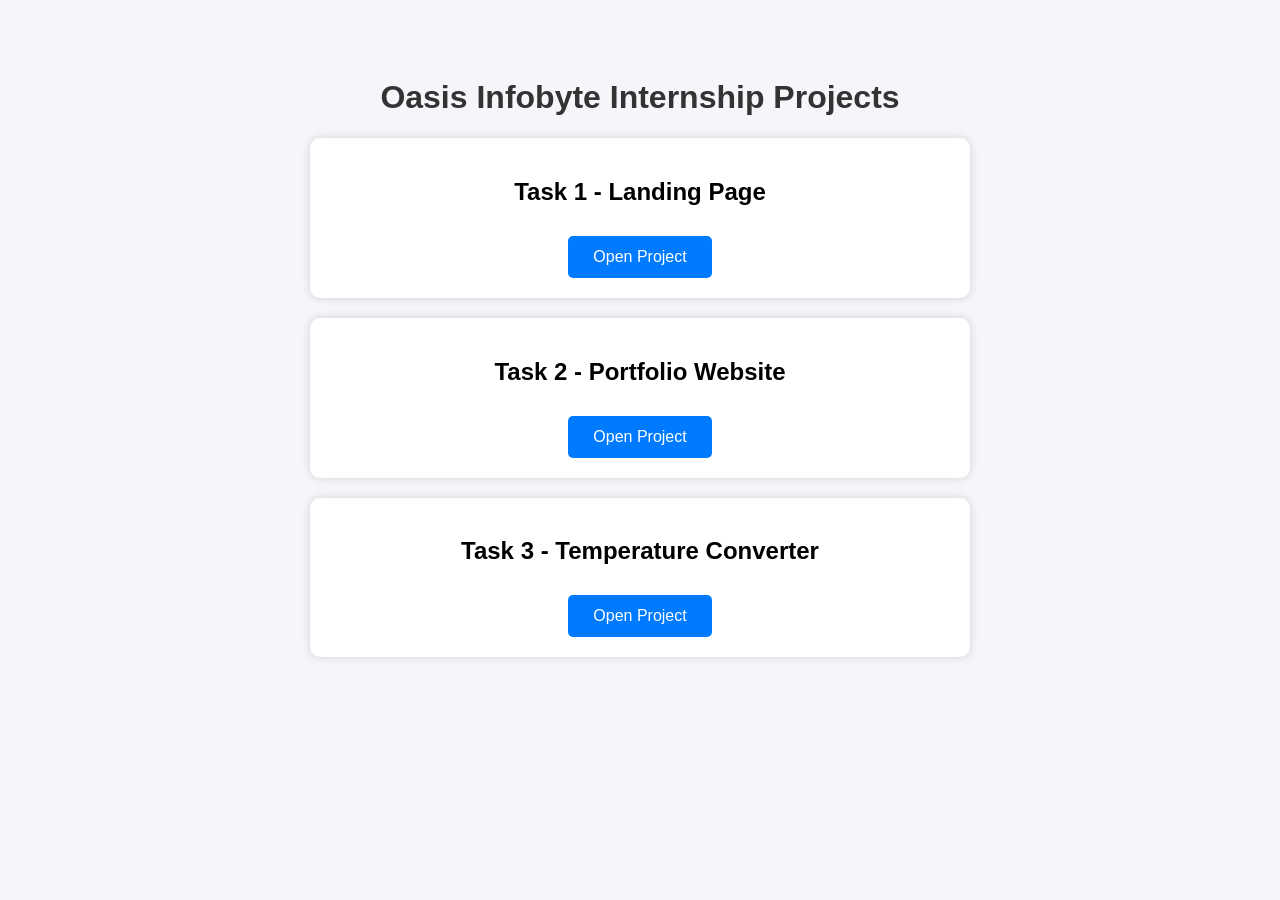
<file: index.html>
<!DOCTYPE html>
<html lang="en">
<head>
<meta charset="UTF-8">
<meta name="viewport" content="width=device-width, initial-scale=1.0">
<title>Oasis Infobyte Internship</title>
<style>
body{
    font-family:Arial,sans-serif;
    background:#f4f6f9;
    text-align:center;
    padding:50px;
}
.container{
    max-width:700px;
    margin:auto;
}
h1{
    color:#333;
}
.card{
    background:white;
    padding:20px;
    margin:20px;
    border-radius:10px;
    box-shadow:0 0 10px rgba(0,0,0,.15);
}
a{
    display:inline-block;
    padding:12px 25px;
    margin-top:10px;
    background:#007bff;
    color:white;
    text-decoration:none;
    border-radius:5px;
}
a:hover{
    background:#0056b3;
}
</style>
</head>

<body>

<div class="container">
<h1>Oasis Infobyte Internship Projects</h1>

<div class="card">
<h2>Task 1 - Landing Page</h2>
<a href="DikshaAnandpure_Task1_Landing/index.html">Open Project</a>
</div>

<div class="card">
<h2>Task 2 - Portfolio Website</h2>
<a href="DikshaAnandpure_Task2_Portfolio/index.html">Open Project</a>
</div>

<div class="card">
<h2>Task 3 - Temperature Converter</h2>
<a href="DikshaAnandpure_Task3_Temperature/index.html">Open Project</a>
</div>

</div>

</body>
</html>
</file>
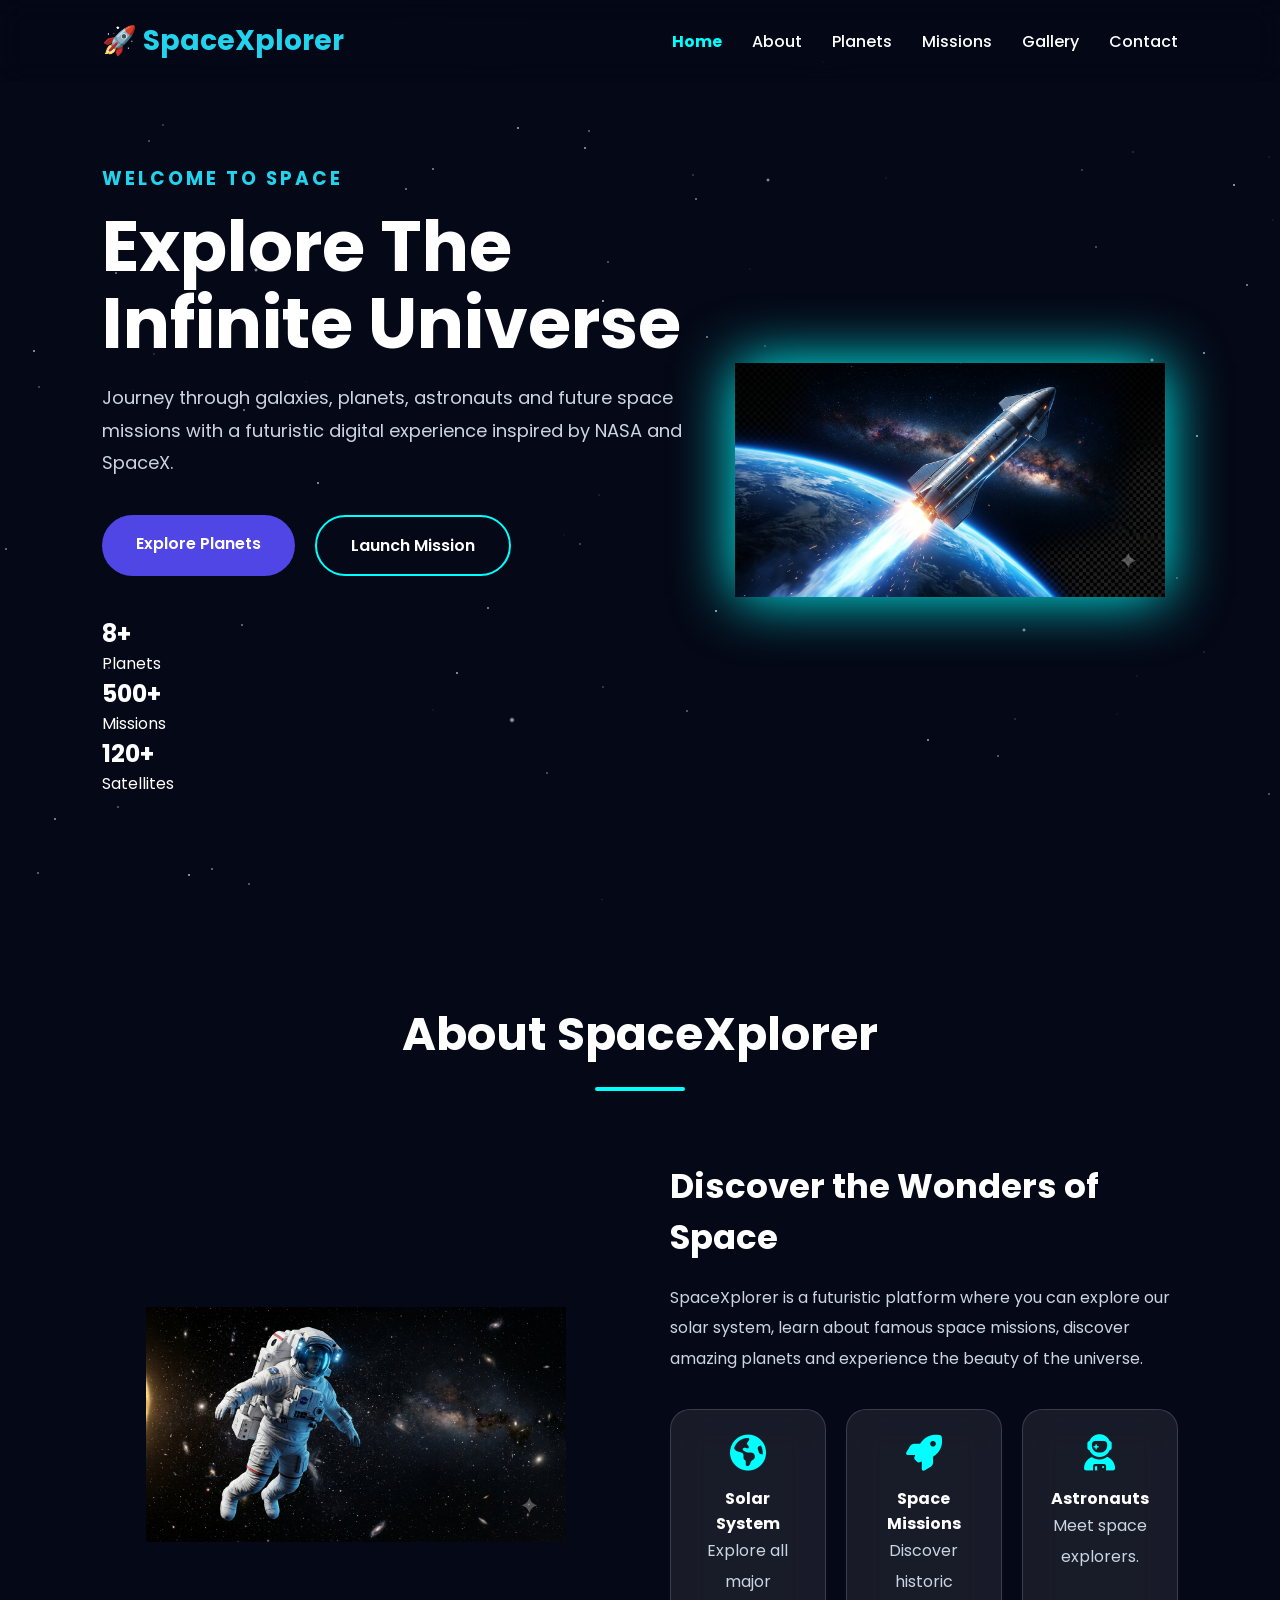
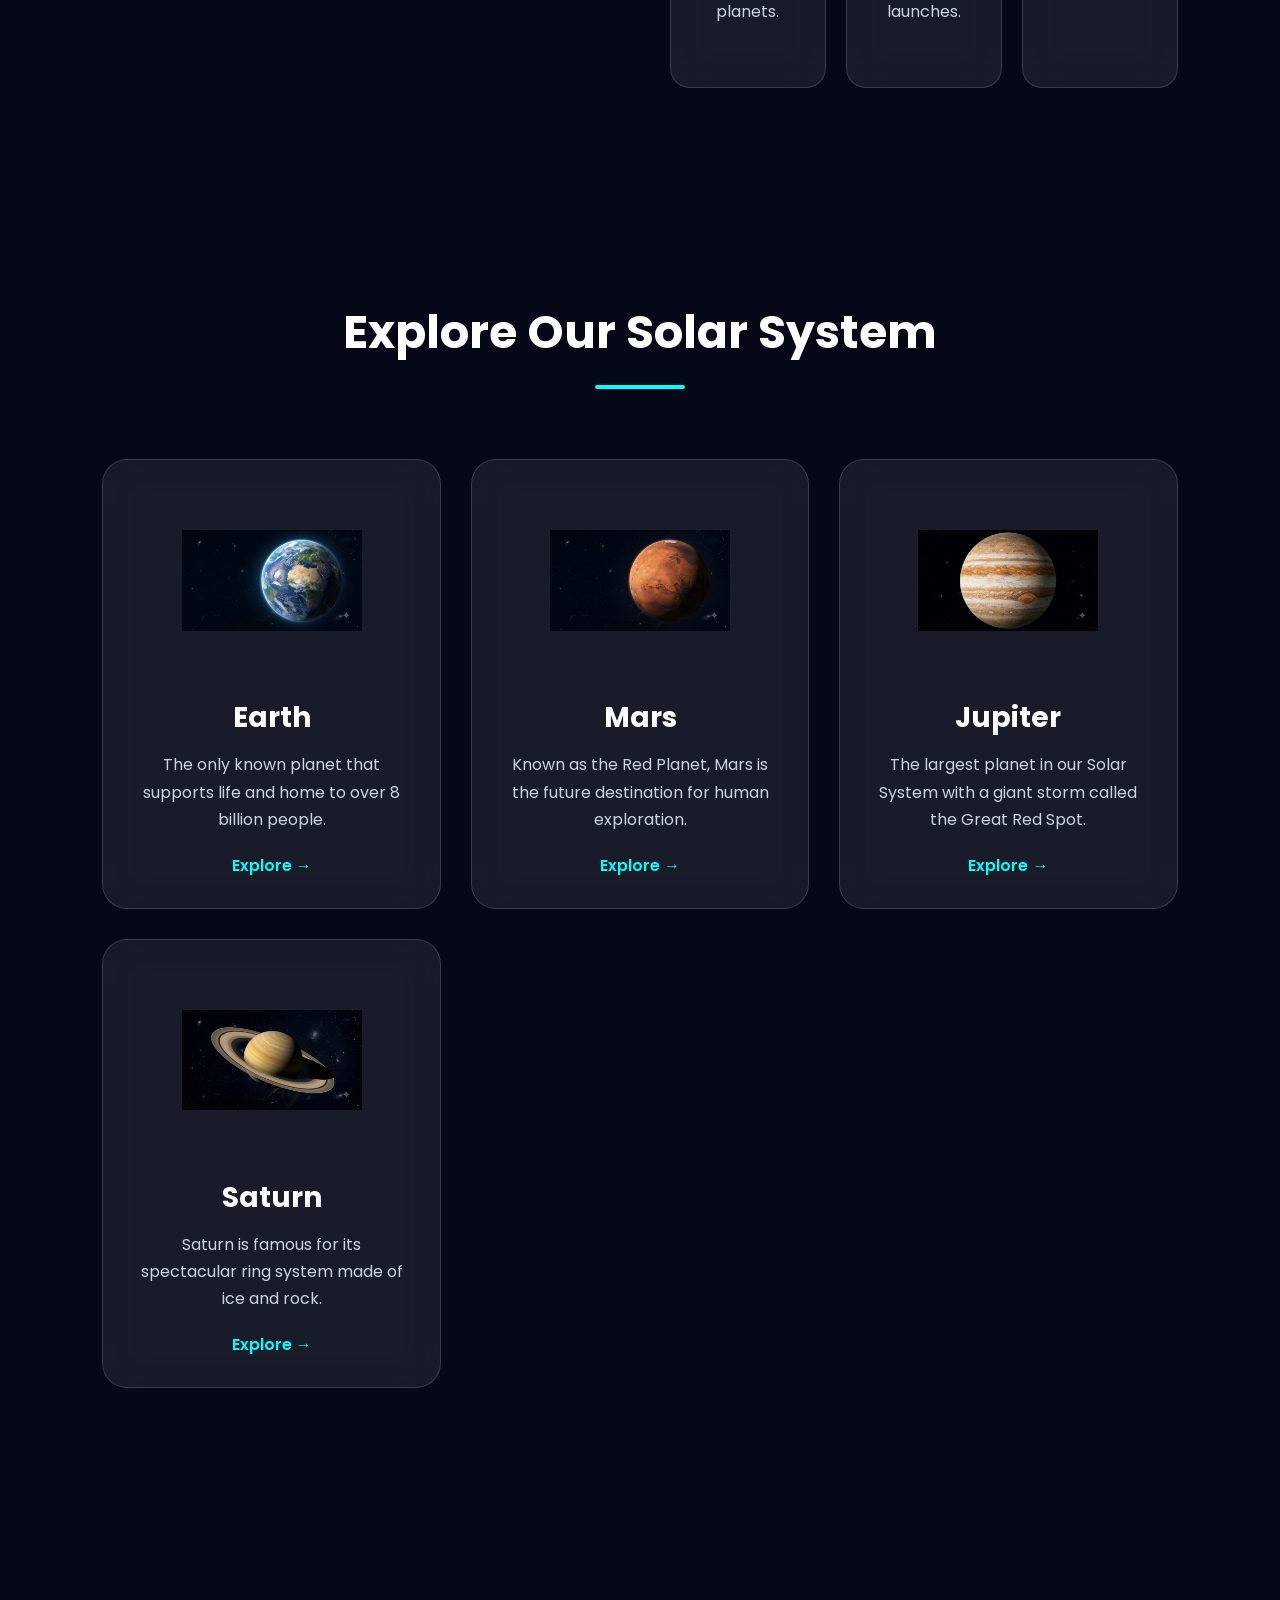
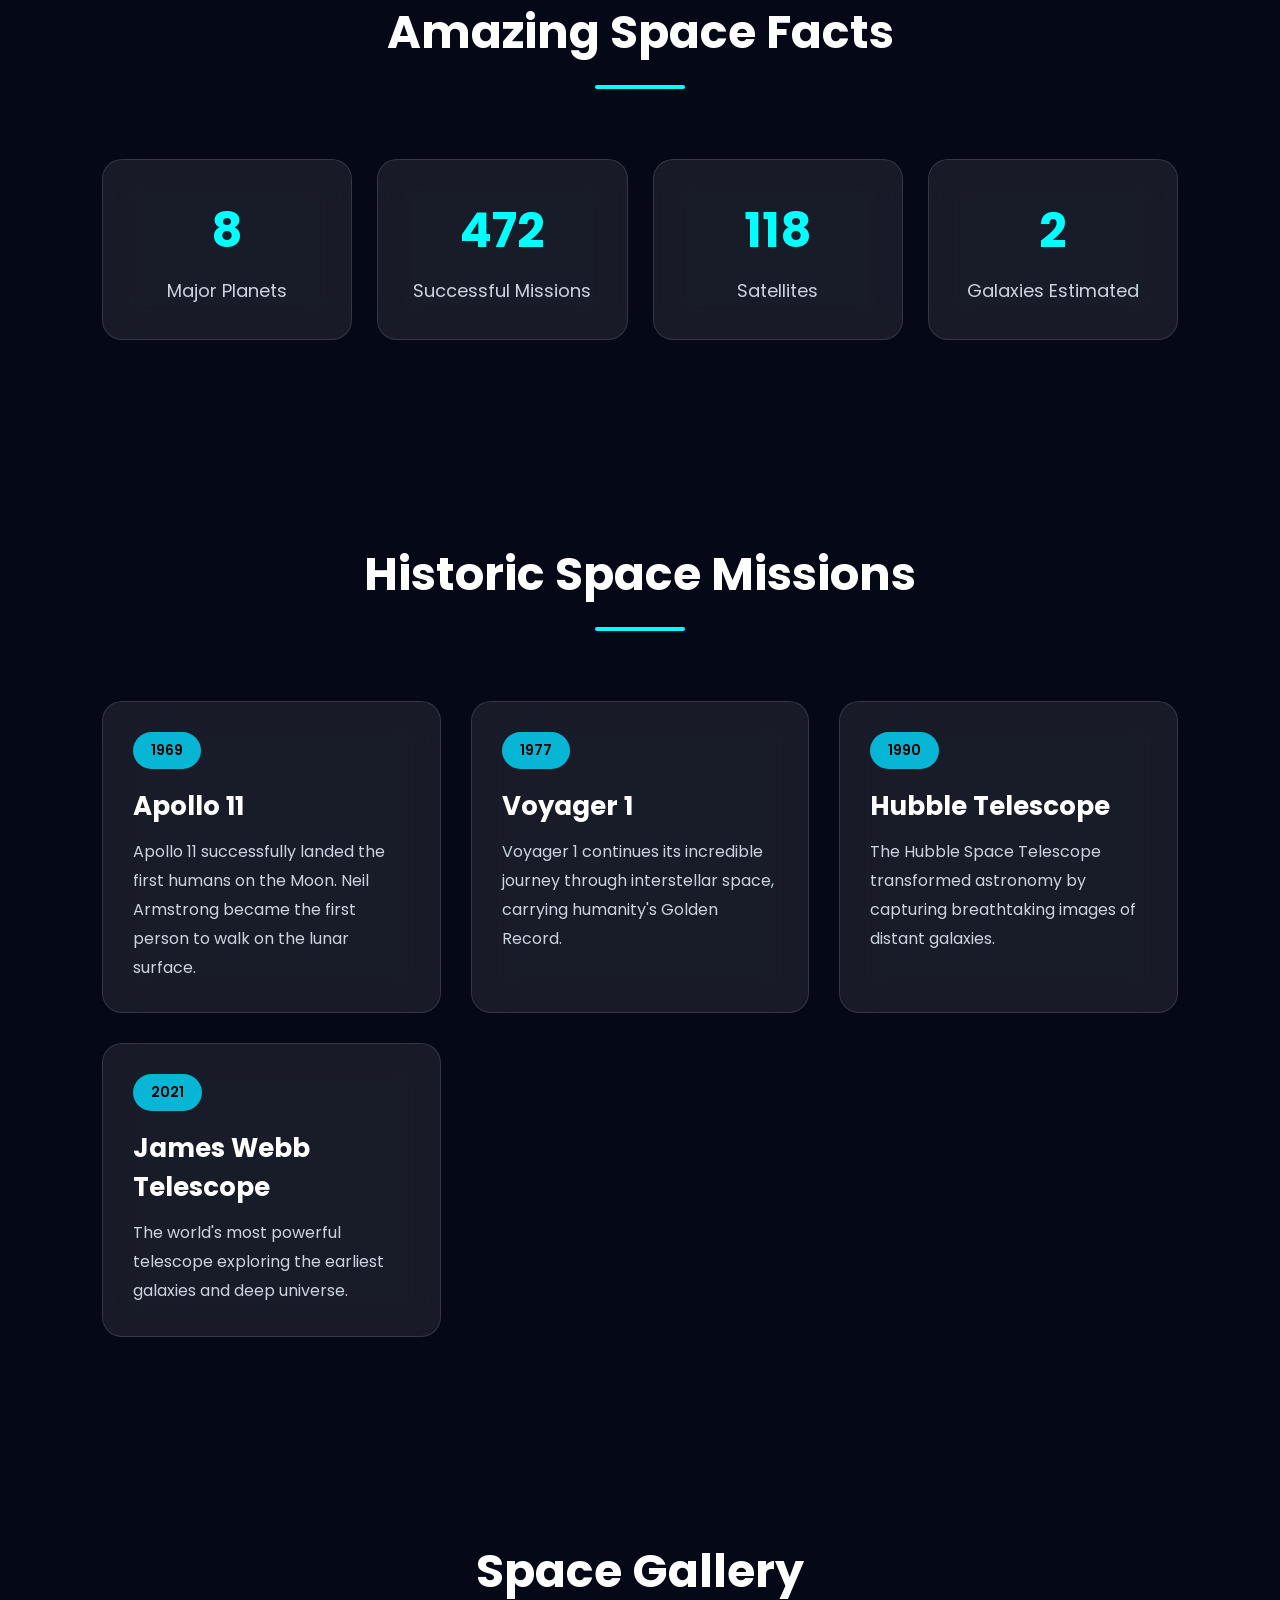
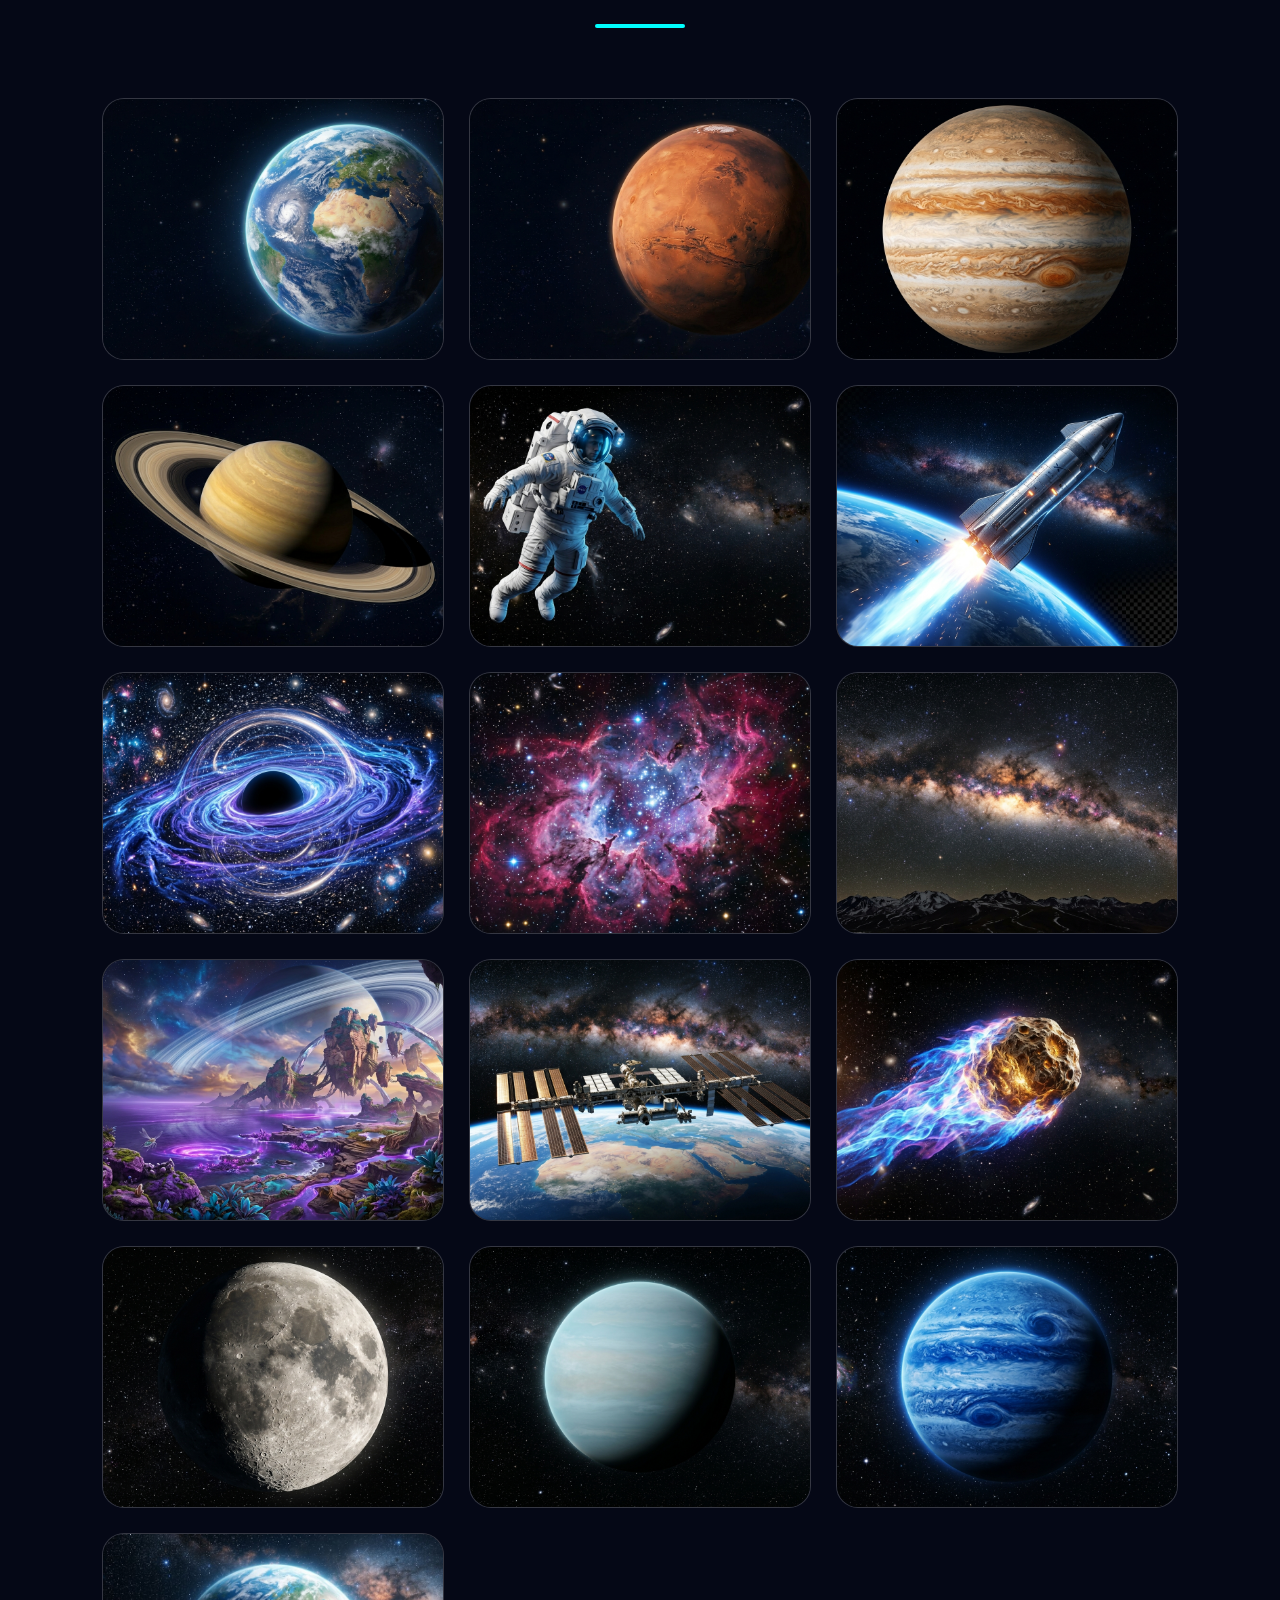
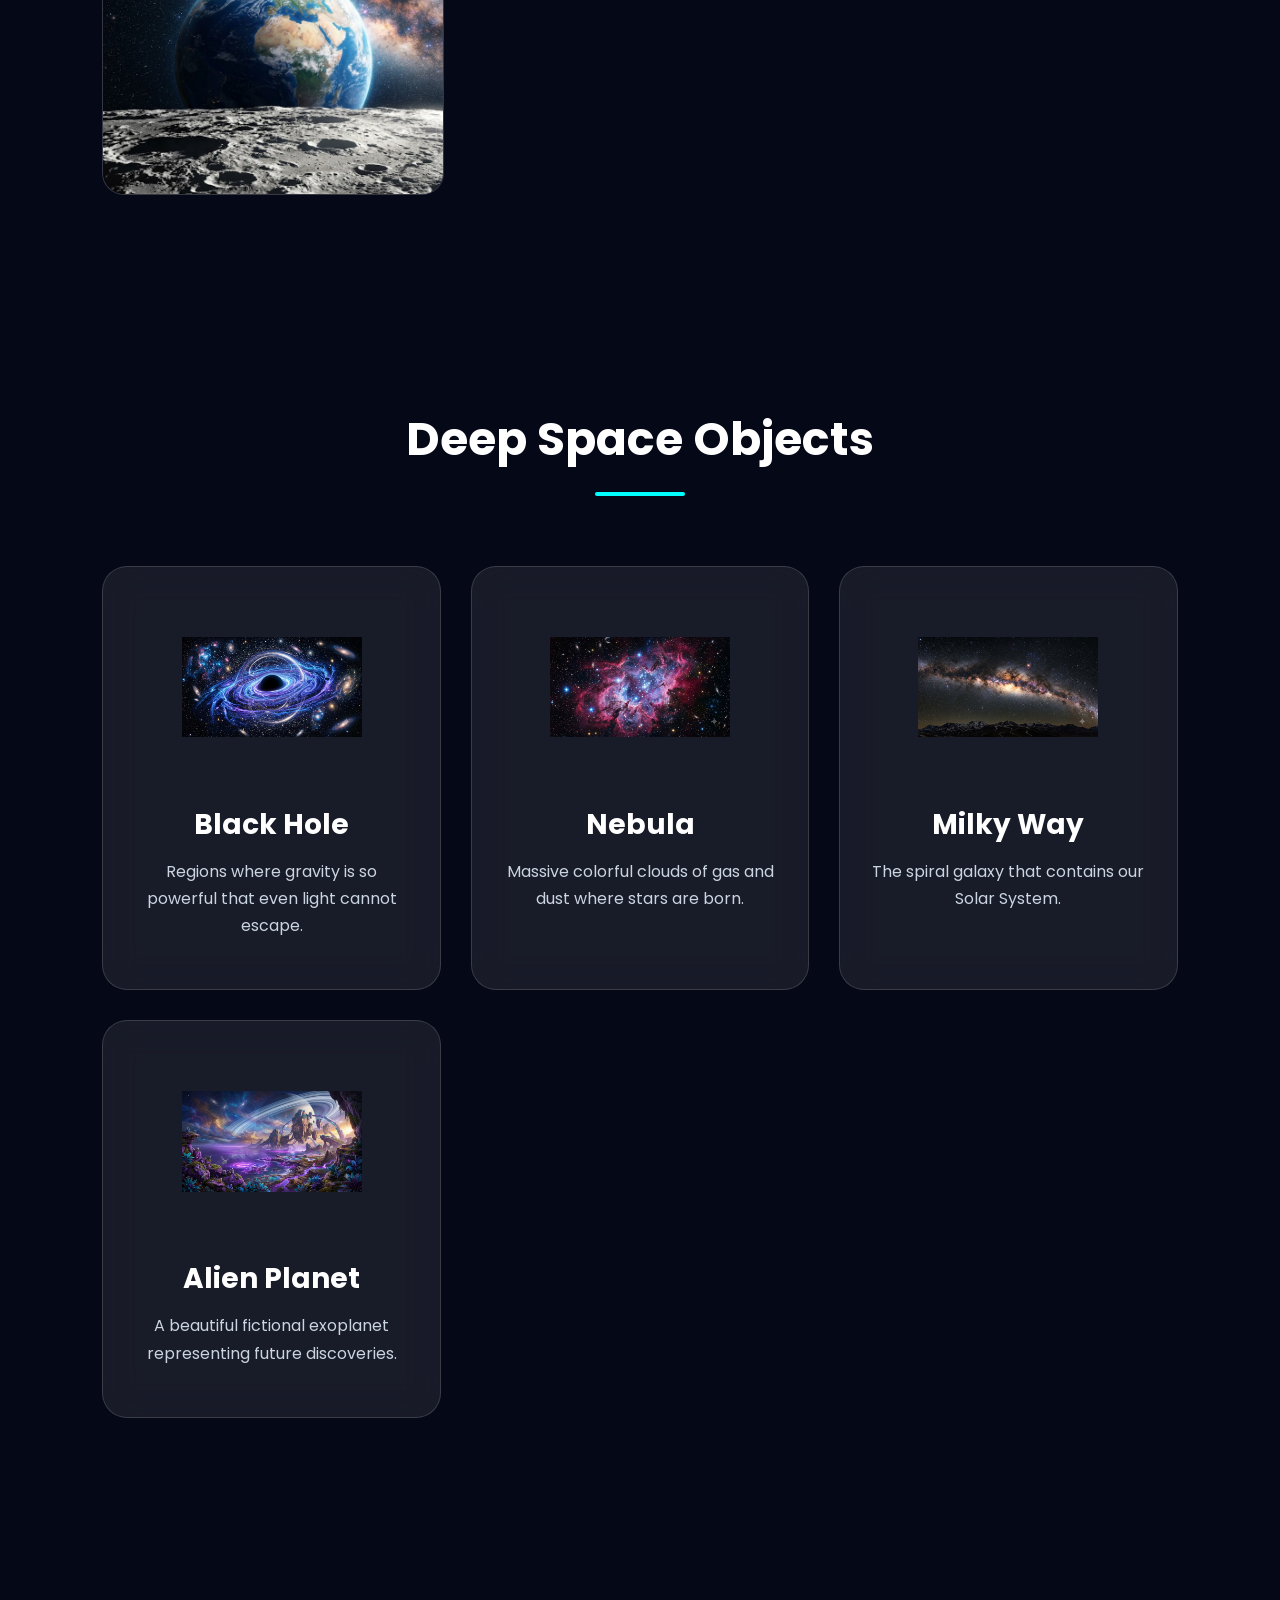
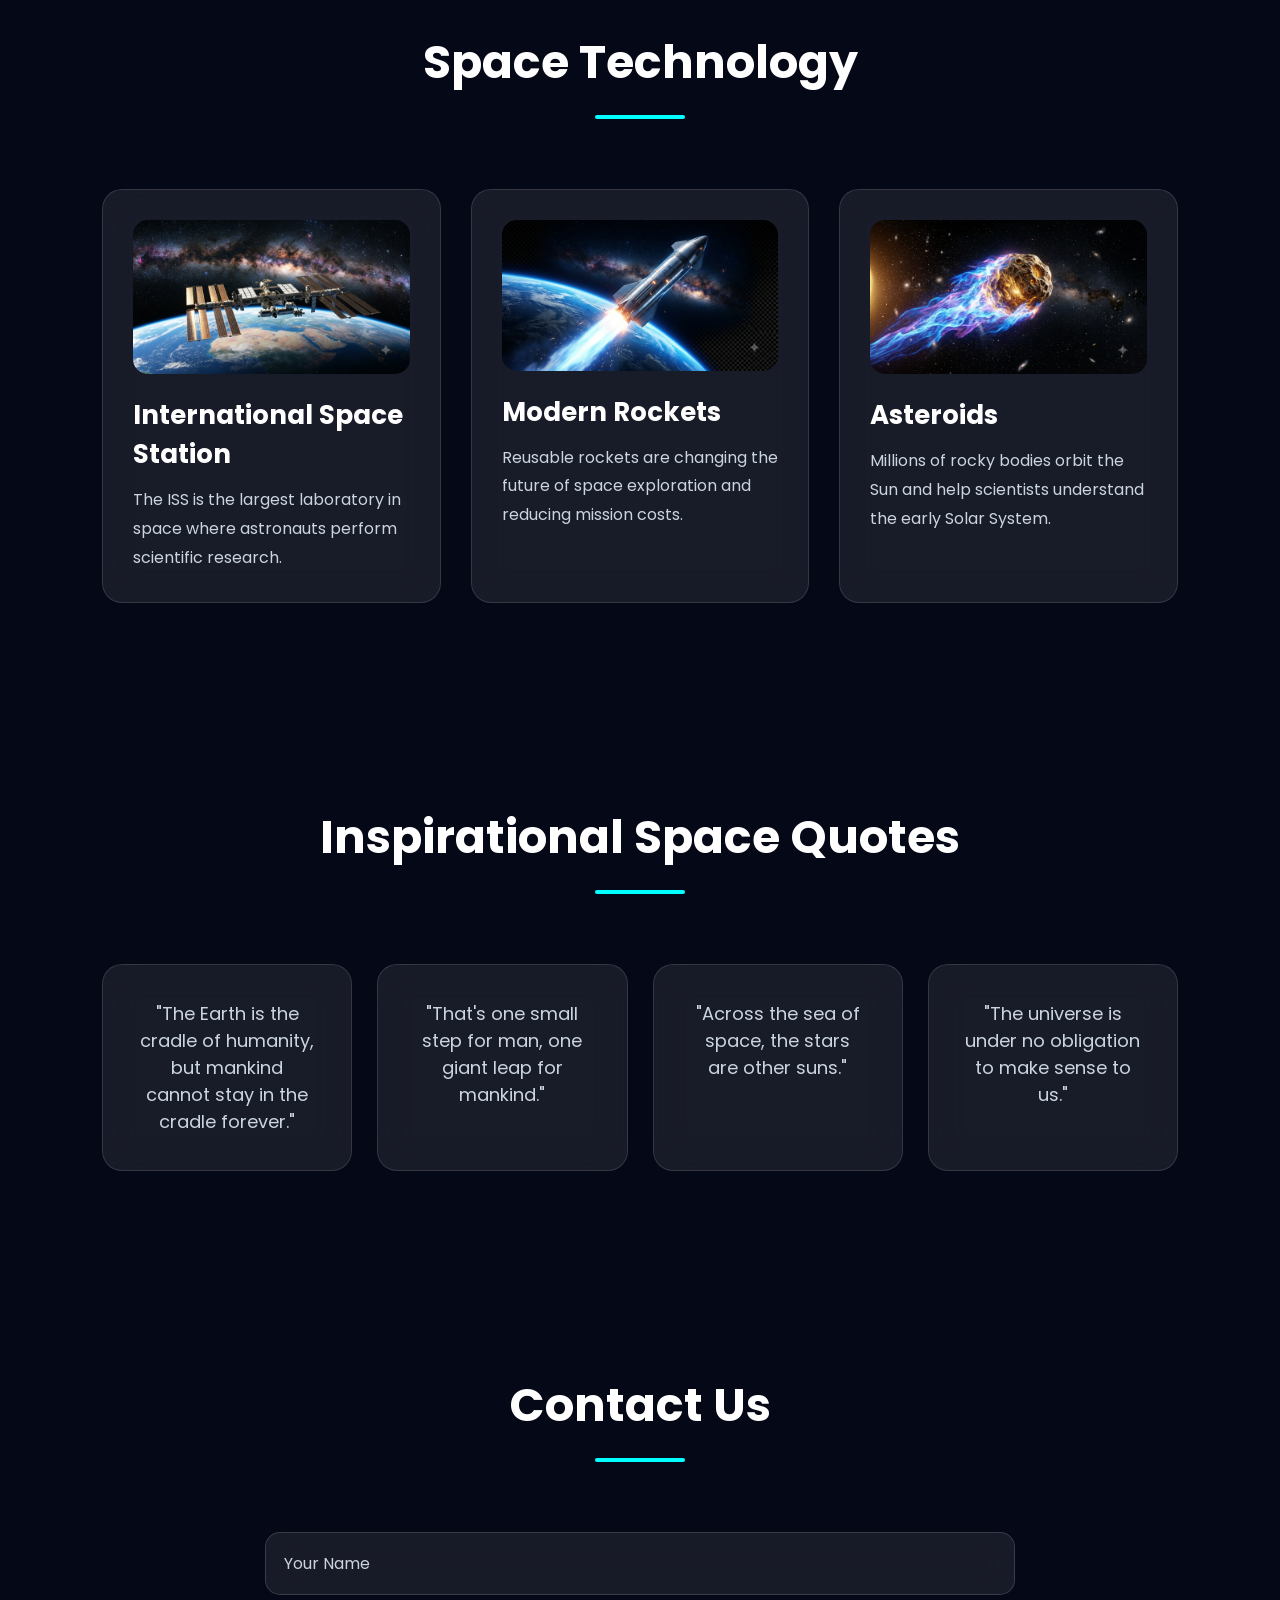
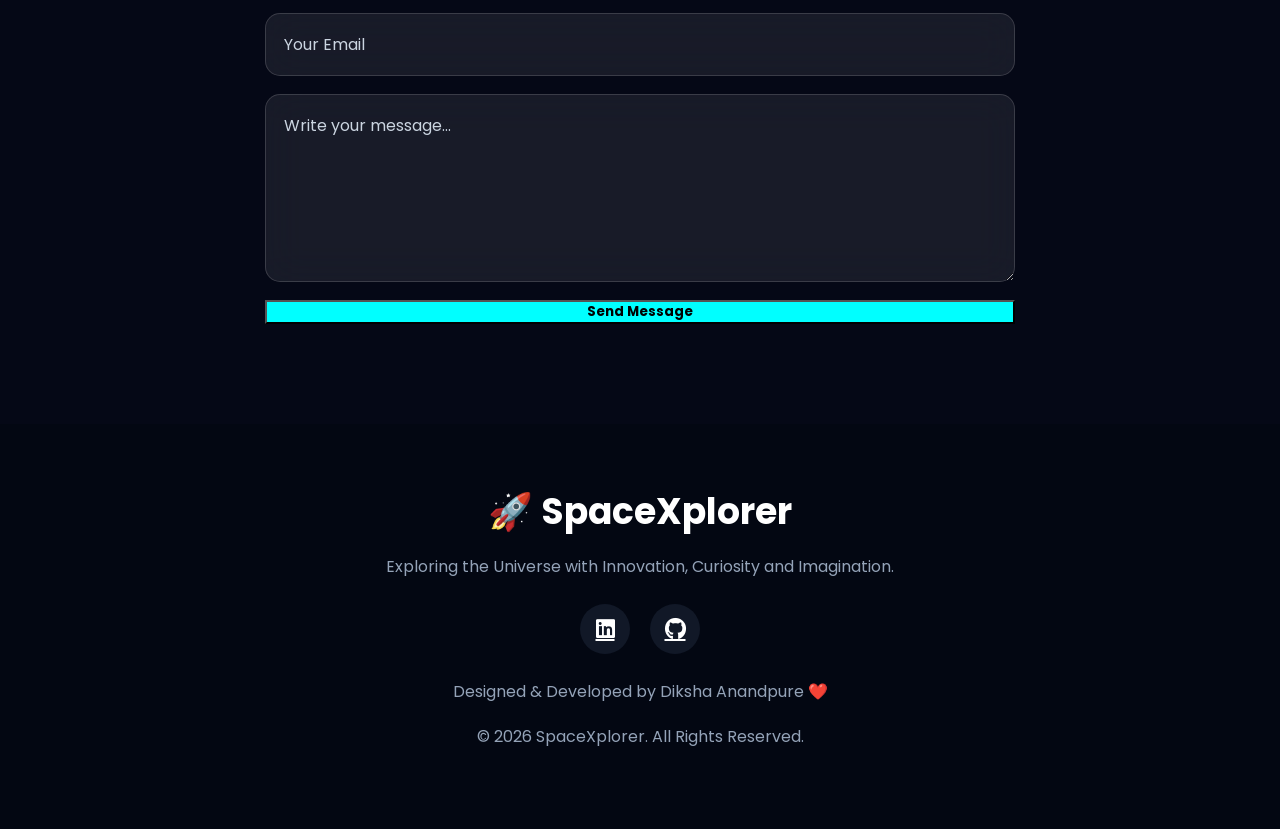
<file: DikshaAnandpure_Task1_Landing/index.html>
<!DOCTYPE html>
<html lang="en">

<head>

<meta charset="UTF-8">

<meta name="viewport" content="width=device-width, initial-scale=1.0">

<title>SpaceXplorer | Explore The Universe</title>

<link rel="stylesheet" href="style.css">

<link rel="preconnect" href="https://fonts.googleapis.com">

<link rel="preconnect" href="https://fonts.gstatic.com" crossorigin>

<link href="https://fonts.googleapis.com/css2?family=Poppins:wght@300;400;500;600;700;800&display=swap" rel="stylesheet">

<link rel="stylesheet"
href="https://cdnjs.cloudflare.com/ajax/libs/font-awesome/6.7.2/css/all.min.css">

</head>

<body>

<!--========================
LOADER
=========================-->

<div id="loader">

<div class="planet-loader"></div>

<h2>Loading SpaceXplorer...</h2>

</div>

<!--========================
HEADER
=========================-->

<header>

<div class="logo">

🚀 SpaceXplorer

</div>

<nav>

<a href="#home">Home</a>

<a href="#about">About</a>

<a href="#planets">Planets</a>

<a href="#missions">Missions</a>

<a href="#gallery">Gallery</a>

<a href="#contact">Contact</a>

</nav>

</header>

<!--========================
HERO
=========================-->

<section class="hero" id="home">

<div class="stars"></div>

<div class="meteor"></div>

<div class="hero-left">

<h3>WELCOME TO SPACE</h3>

<h1>

Explore The Infinite Universe

</h1>

<p>

Journey through galaxies, planets, astronauts and future space missions with a futuristic digital experience inspired by NASA and SpaceX.

</p>

<div class="buttons">

<a href="#planets" class="btn">

Explore Planets

</a>

<a href="#missions" class="btn btn2">

Launch Mission

</a>

</div>

<div class="hero-stats">

<div>

<h2>8+</h2>

<span>Planets</span>

</div>

<div>

<h2>500+</h2>

<span>Missions</span>

</div>

<div>

<h2>120+</h2>

<span>Satellites</span>

</div>

</div>

</div>

<div class="hero-right">

<img src="images/rocket.png" class="rocket">

</div>

</section>
<!--========================
ABOUT
=========================-->

<section class="about" id="about">

<h2 class="title">About SpaceXplorer</h2>

<div class="about-container">

<div class="about-image">

<img src="images/astronaut.png" alt="Astronaut">

</div>

<div class="about-content">

<h3>Discover the Wonders of Space</h3>

<p>

SpaceXplorer is a futuristic platform where you can explore our solar system, learn about famous space missions, discover amazing planets and experience the beauty of the universe.

</p>

<div class="about-boxes">

<div class="box">

<i class="fa-solid fa-earth-americas"></i>

<h4>Solar System</h4>

<p>Explore all major planets.</p>

</div>

<div class="box">

<i class="fa-solid fa-rocket"></i>

<h4>Space Missions</h4>

<p>Discover historic launches.</p>

</div>

<div class="box">

<i class="fa-solid fa-user-astronaut"></i>

<h4>Astronauts</h4>

<p>Meet space explorers.</p>

</div>

</div>

</div>

</div>

</section>

<!--========================
PLANETS
=========================-->

<section class="planets" id="planets">

<h2 class="title">

Explore Our Solar System

</h2>

<div class="planet-grid">

<div class="planet-card">

<img src="images/earth.png">

<h3>Earth</h3>

<p>

The only known planet that supports life and home to over 8 billion people.

</p>

<a href="#">Explore →</a>

</div>

<div class="planet-card">

<img src="images/mars.png">

<h3>Mars</h3>

<p>

Known as the Red Planet, Mars is the future destination for human exploration.

</p>

<a href="#">Explore →</a>

</div>

<div class="planet-card">

<img src="images/jupiter.png">

<h3>Jupiter</h3>

<p>

The largest planet in our Solar System with a giant storm called the Great Red Spot.

</p>

<a href="#">Explore →</a>

</div>

<div class="planet-card">

<img src="images/saturn.png">

<h3>Saturn</h3>

<p>

Saturn is famous for its spectacular ring system made of ice and rock.

</p>

<a href="#">Explore →</a>

</div>

</div>

</section>

<!--========================
SPACE FACTS
=========================-->

<section class="facts">

<h2 class="title">

Amazing Space Facts

</h2>

<div class="facts-grid">

<div class="fact-card">

<h2>8</h2>

<p>Major Planets</p>

</div>

<div class="fact-card">

<h2>500+</h2>

<p>Successful Missions</p>

</div>

<div class="fact-card">

<h2>120+</h2>

<p>Satellites</p>

</div>

<div class="fact-card">

<h2>2 Trillion+</h2>

<p>Galaxies Estimated</p>

</div>

</div>

</section>
<!--========================
MISSIONS
=========================-->

<section class="missions" id="missions">

<h2 class="title">
Historic Space Missions
</h2>

<div class="mission-container">

<div class="mission-card">

<span>1969</span>

<h3>Apollo 11</h3>

<p>
Apollo 11 successfully landed the first humans on the Moon. Neil Armstrong became the first person to walk on the lunar surface.
</p>

</div>

<div class="mission-card">

<span>1977</span>

<h3>Voyager 1</h3>

<p>
Voyager 1 continues its incredible journey through interstellar space, carrying humanity's Golden Record.
</p>

</div>

<div class="mission-card">

<span>1990</span>

<h3>Hubble Telescope</h3>

<p>
The Hubble Space Telescope transformed astronomy by capturing breathtaking images of distant galaxies.
</p>

</div>

<div class="mission-card">

<span>2021</span>

<h3>James Webb Telescope</h3>

<p>
The world's most powerful telescope exploring the earliest galaxies and deep universe.
</p>

</div>

</div>

</section>

<!--========================
GALLERY
=========================-->

<section class="gallery" id="gallery">

<h2 class="title">
Space Gallery
</h2>

<div class="gallery-grid">

<div class="gallery-card">
<img src="images/earth.png" alt="">
</div>

<div class="gallery-card">
<img src="images/mars.png" alt="">
</div>

<div class="gallery-card">
<img src="images/jupiter.png" alt="">
</div>

<div class="gallery-card">
<img src="images/saturn.png" alt="">
</div>

<div class="gallery-card">
<img src="images/astronaut.png" alt="">
</div>

<div class="gallery-card">
<img src="images/rocket.png" alt="">
</div>

<div class="gallery-card">
<img src="images/blackhole.png">
</div>

<div class="gallery-card">
<img src="images/nebula.png">
</div>

<div class="gallery-card">
<img src="images/milkyway.png">
</div>

<div class="gallery-card">
<img src="images/alienplanet.png">
</div>

<div class="gallery-card">
<img src="images/iss.png">
</div>

<div class="gallery-card">
<img src="images/asteroid.png">
</div>

<div class="gallery-card">
<img src="images/moon.png">
</div>

<div class="gallery-card">
<img src="images/uranus.png">
</div>

<div class="gallery-card">
<img src="images/neptune.png">
</div>

<div class="gallery-card">
<img src="images/earthrise.png" alt="Earth Rise">
</div>
</div>

</section>

<!--========================
VIDEO
=========================-->

<!--========================
DEEP SPACE OBJECTS
=========================-->

<section class="planets">

<h2 class="title">
Deep Space Objects
</h2>

<div class="planet-grid">

<div class="planet-card">
<img src="images/blackhole.png" alt="">
<h3>Black Hole</h3>
<p>Regions where gravity is so powerful that even light cannot escape.</p>
</div>

<div class="planet-card">
<img src="images/nebula.png" alt="">
<h3>Nebula</h3>
<p>Massive colorful clouds of gas and dust where stars are born.</p>
</div>

<div class="planet-card">
<img src="images/milkyway.png" alt="">
<h3>Milky Way</h3>
<p>The spiral galaxy that contains our Solar System.</p>
</div>

<div class="planet-card">
<img src="images/alienplanet.png" alt="">
<h3>Alien Planet</h3>
<p>A beautiful fictional exoplanet representing future discoveries.</p>
</div>

</div>

</section>

<!--========================
SPACE TECHNOLOGY
=========================-->

<section class="missions">

<h2 class="title">
Space Technology
</h2>

<div class="mission-container">

<div class="mission-card">

<img src="images/iss.png" style="width:100%;border-radius:15px;margin-bottom:15px;">

<h3>International Space Station</h3>

<p>
The ISS is the largest laboratory in space where astronauts perform scientific research.
</p>

</div>

<div class="mission-card">

<img src="images/rocket.png" style="width:100%;border-radius:15px;margin-bottom:15px;">

<h3>Modern Rockets</h3>

<p>
Reusable rockets are changing the future of space exploration and reducing mission costs.
</p>

</div>

<div class="mission-card">

<img src="images/asteroid.png" style="width:100%;border-radius:15px;margin-bottom:15px;">

<h3>Asteroids</h3>

<p>
Millions of rocky bodies orbit the Sun and help scientists understand the early Solar System.
</p>

</div>

</div>

</section>

<!--========================
SPACE QUOTES
=========================-->

<section class="facts">

<h2 class="title">
Inspirational Space Quotes
</h2>

<div class="facts-grid">

<div class="fact-card">



<p>
"The Earth is the cradle of humanity, but mankind cannot stay in the cradle forever."
</p>

</div>

<div class="fact-card">



<p>
"That's one small step for man, one giant leap for mankind."
</p>

</div>

<div class="fact-card">



<p>
"Across the sea of space, the stars are other suns."
</p>

</div>

<div class="fact-card">



<p>
"The universe is under no obligation to make sense to us."
</p>

</div>

</div>

</section>

<!--========================
CONTACT
=========================-->

<section class="contact-section" id="contact">

<h2 class="title">
Contact Us
</h2>

<form class="contact-form">

<input
type="text"
placeholder="Your Name"
required>

<input
type="email"
placeholder="Your Email"
required>

<textarea
rows="6"
placeholder="Write your message..."
required></textarea>

<button type="submit">

Send Message 

</button>

</form>

</section>

<!--========================
FOOTER
=========================-->

<footer>

<div class="footer-content">

<h2>🚀 SpaceXplorer</h2>

<p>
Exploring the Universe with Innovation, Curiosity and Imagination.
</p>

<div class="footer-icons">

<a href="https://www.linkedin.com/in/diksha-anandpure-71b1953a5/" target="_blank">
            <i class="fab fa-linkedin"></i>
        </a>

        <a href="https://github.com/dikshuanandpure" target="_blank">
            <i class="fab fa-github"></i>
        </a>



</div>

<p>

Designed & Developed by Diksha Anandpure ❤️

</p>

<p>

© 2026 SpaceXplorer. All Rights Reserved.

</p>

</div>

</footer>

<script src="script.js"></script>

</body>

</html>
</file>
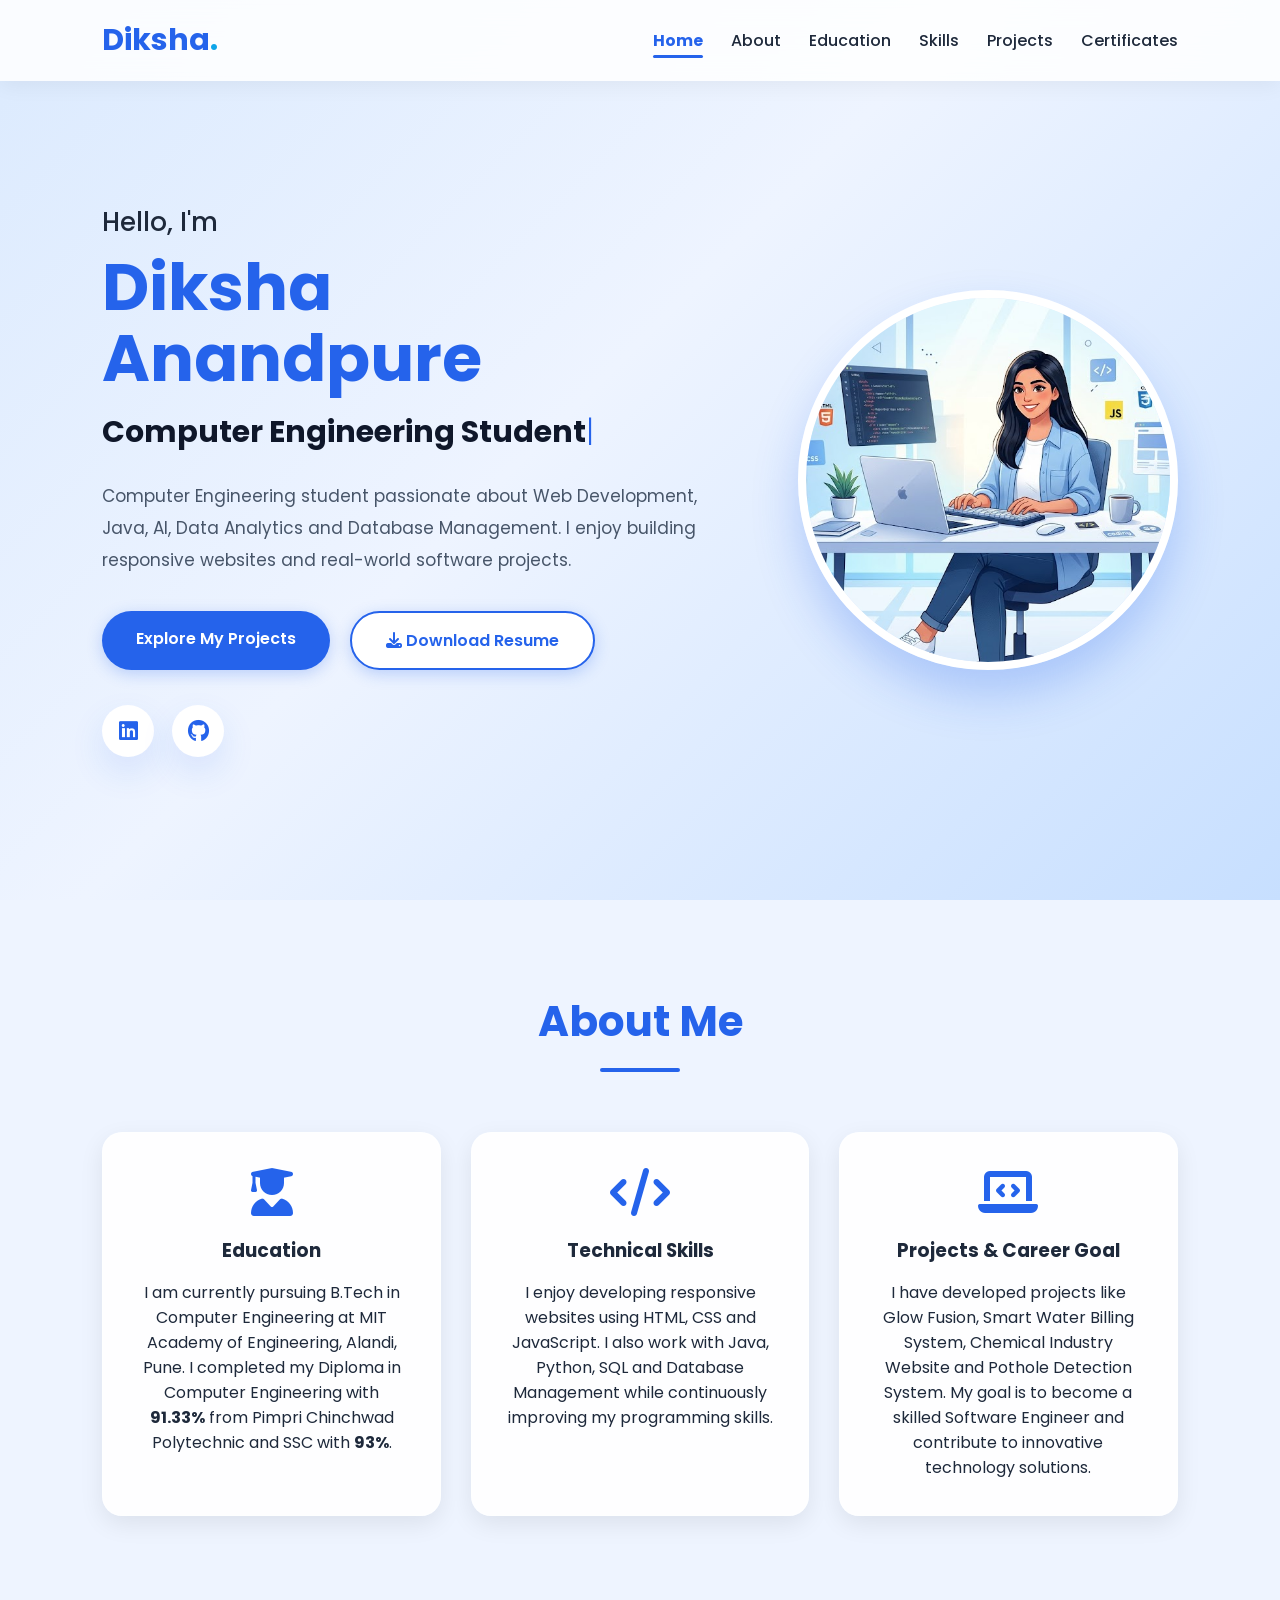
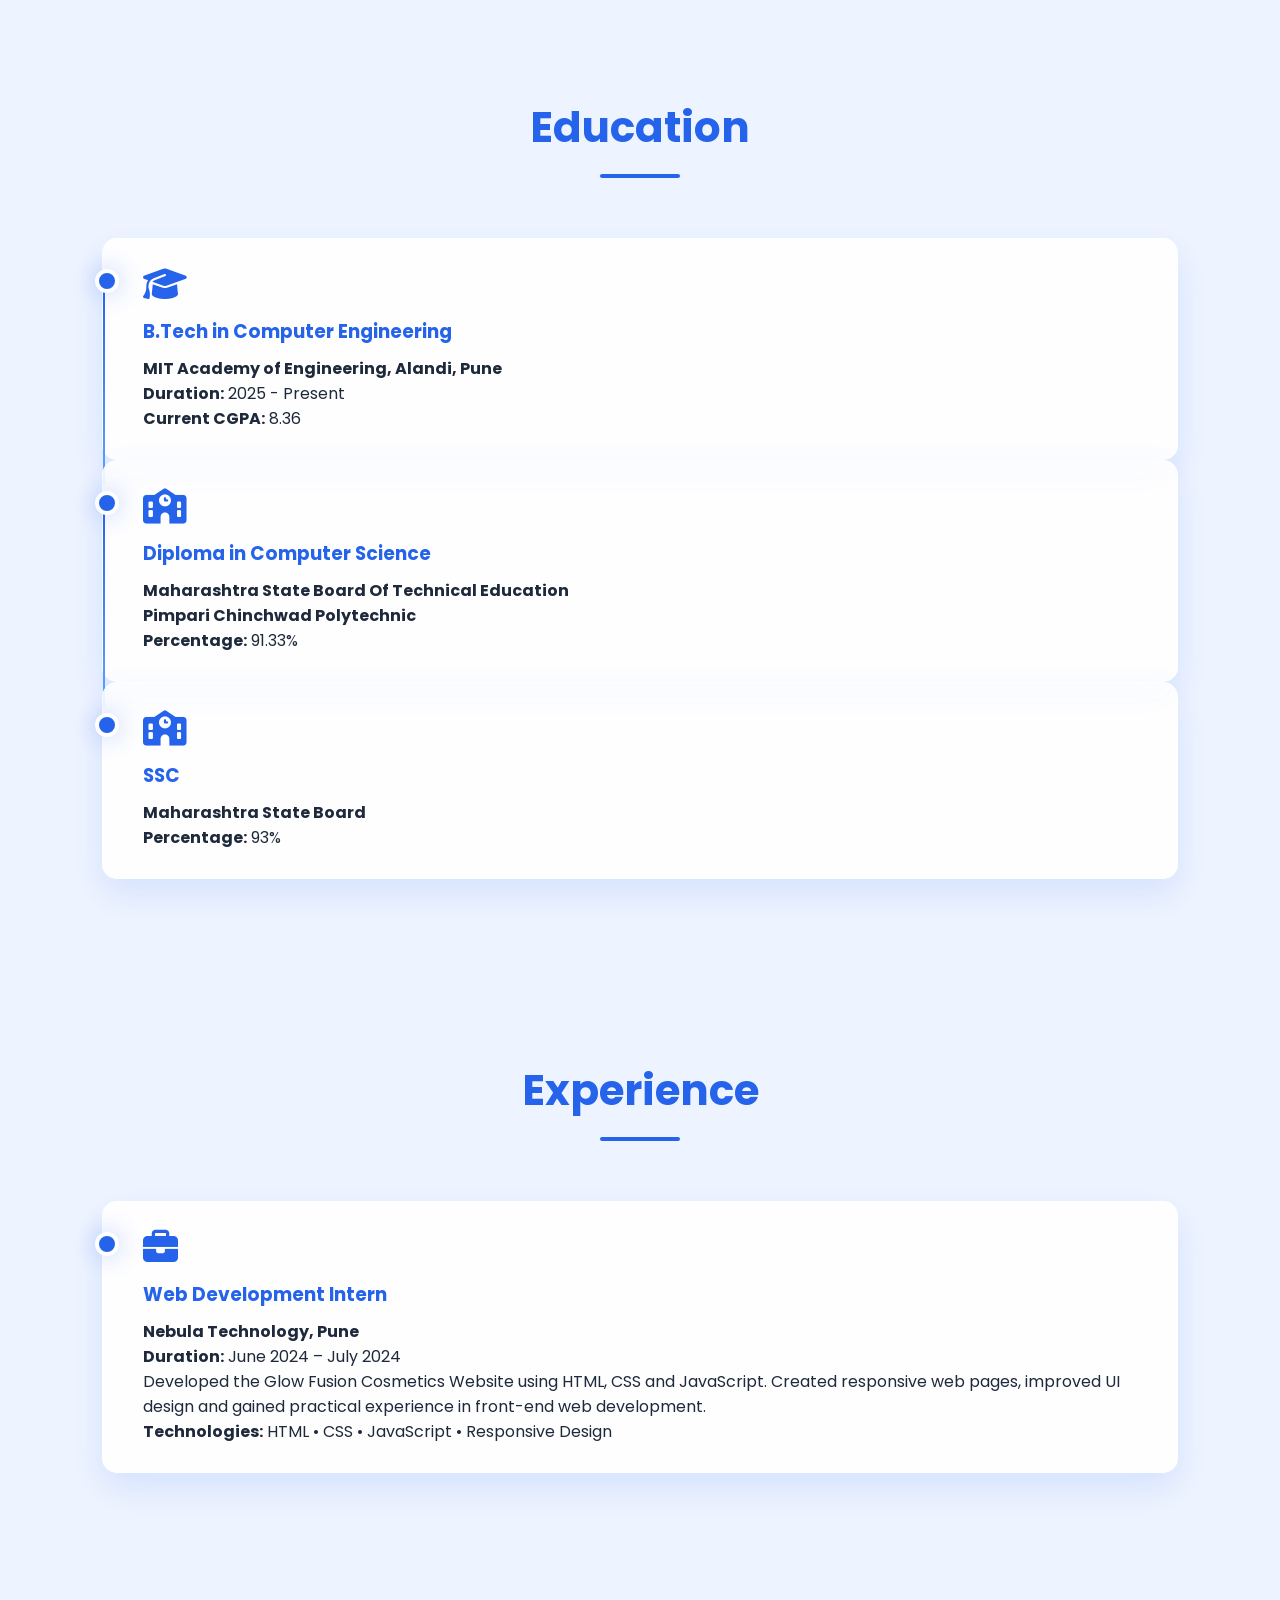
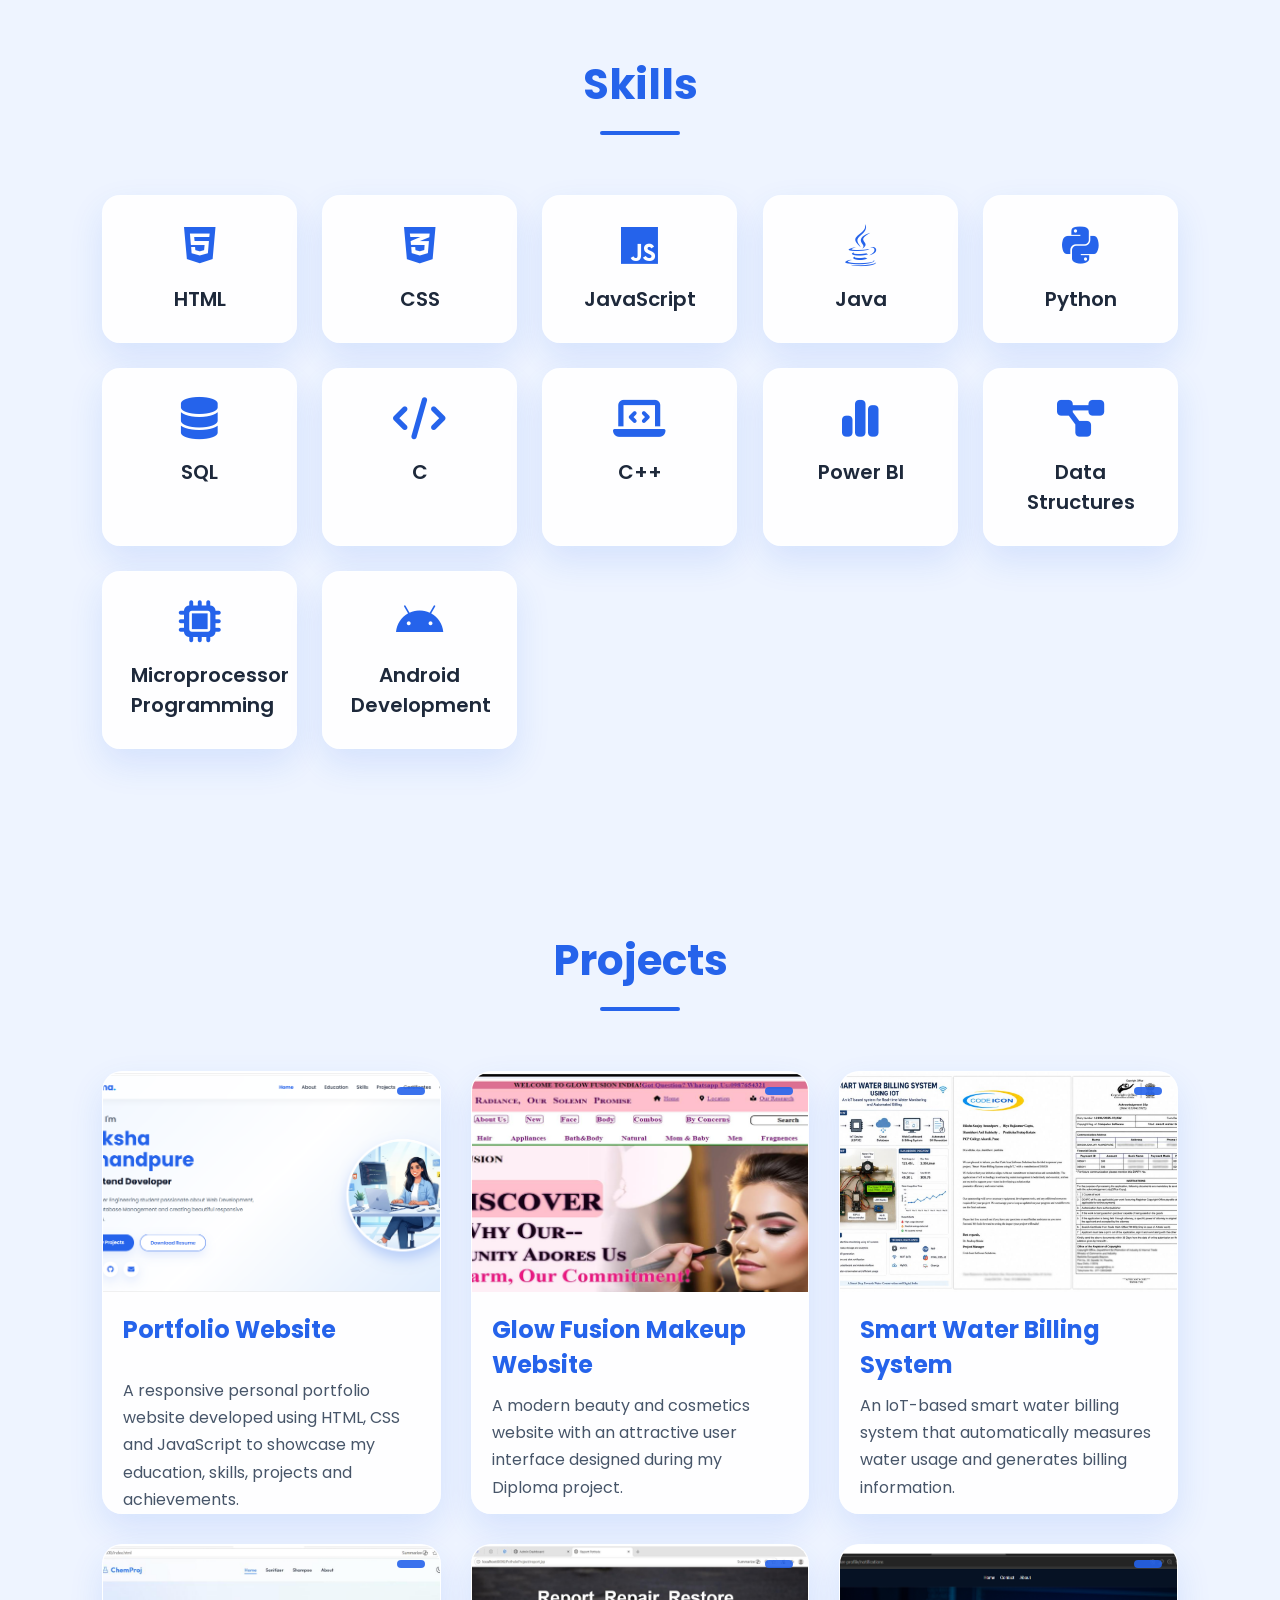
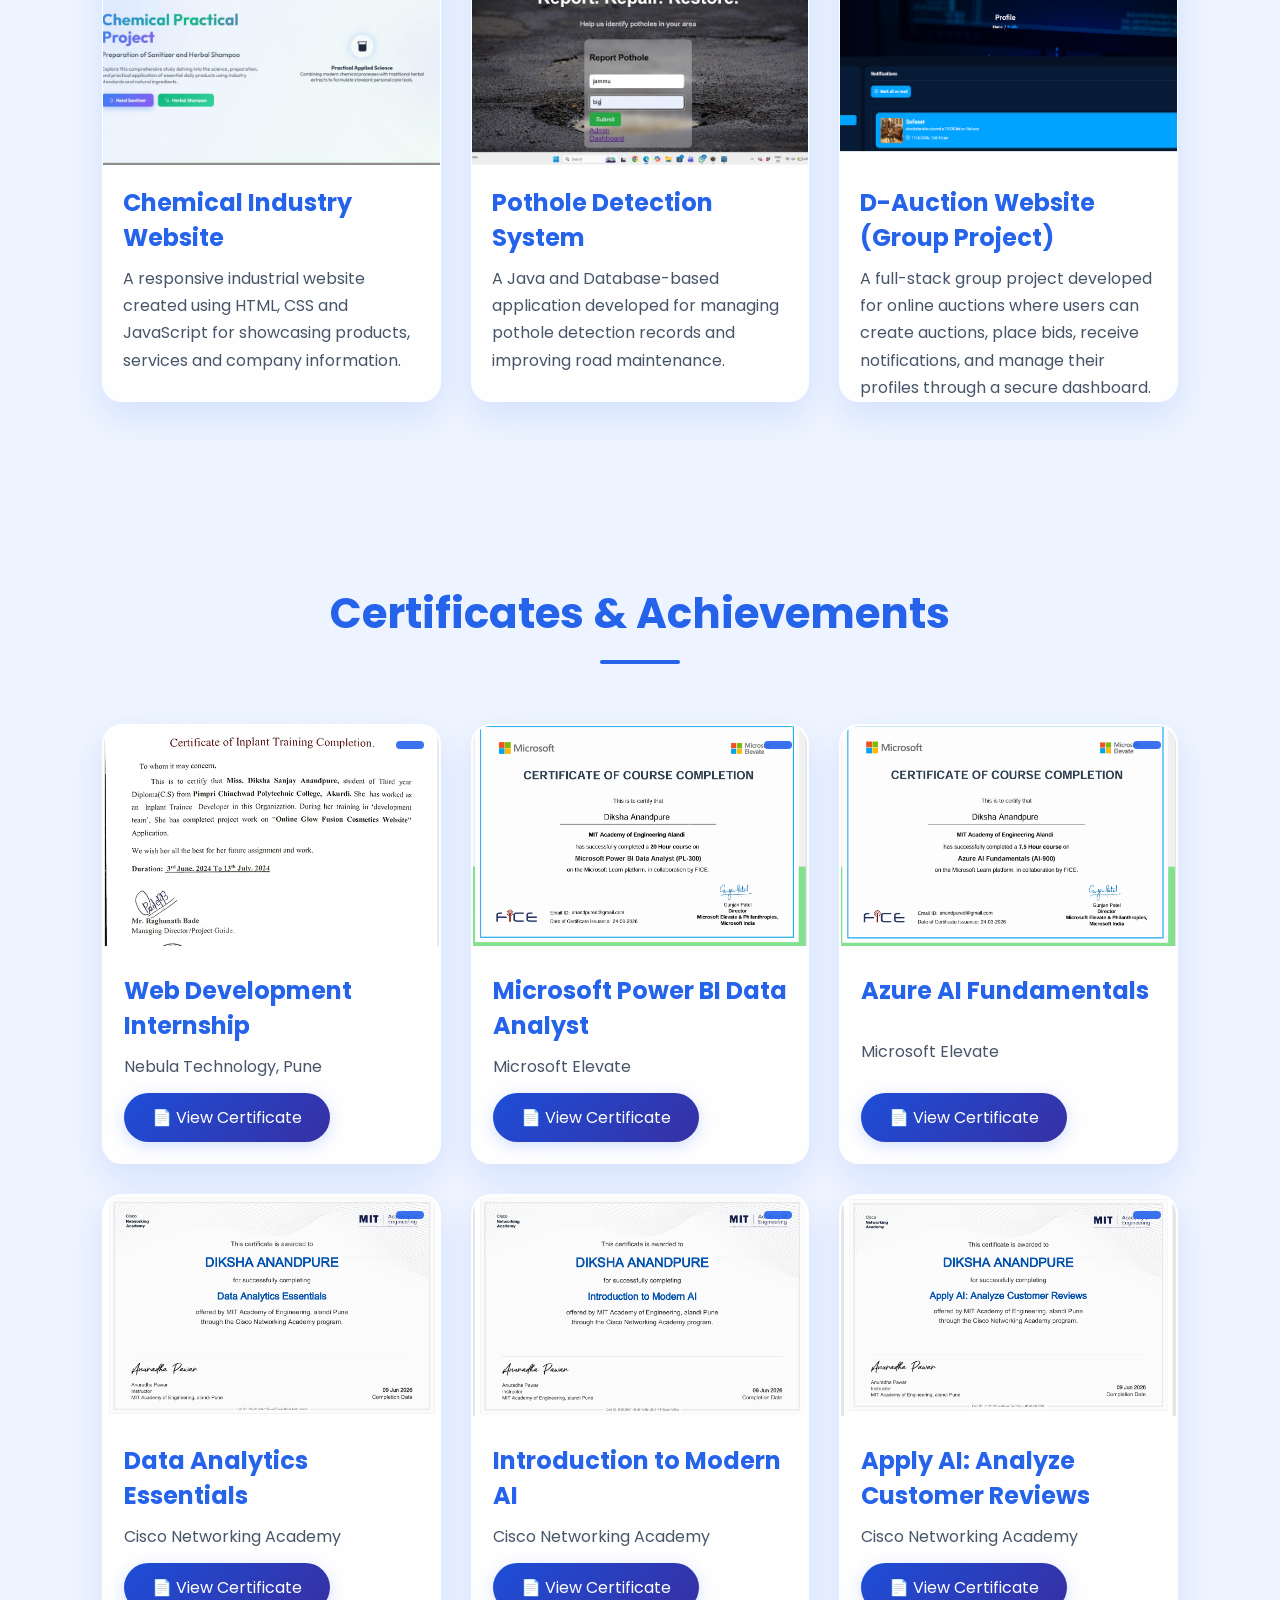
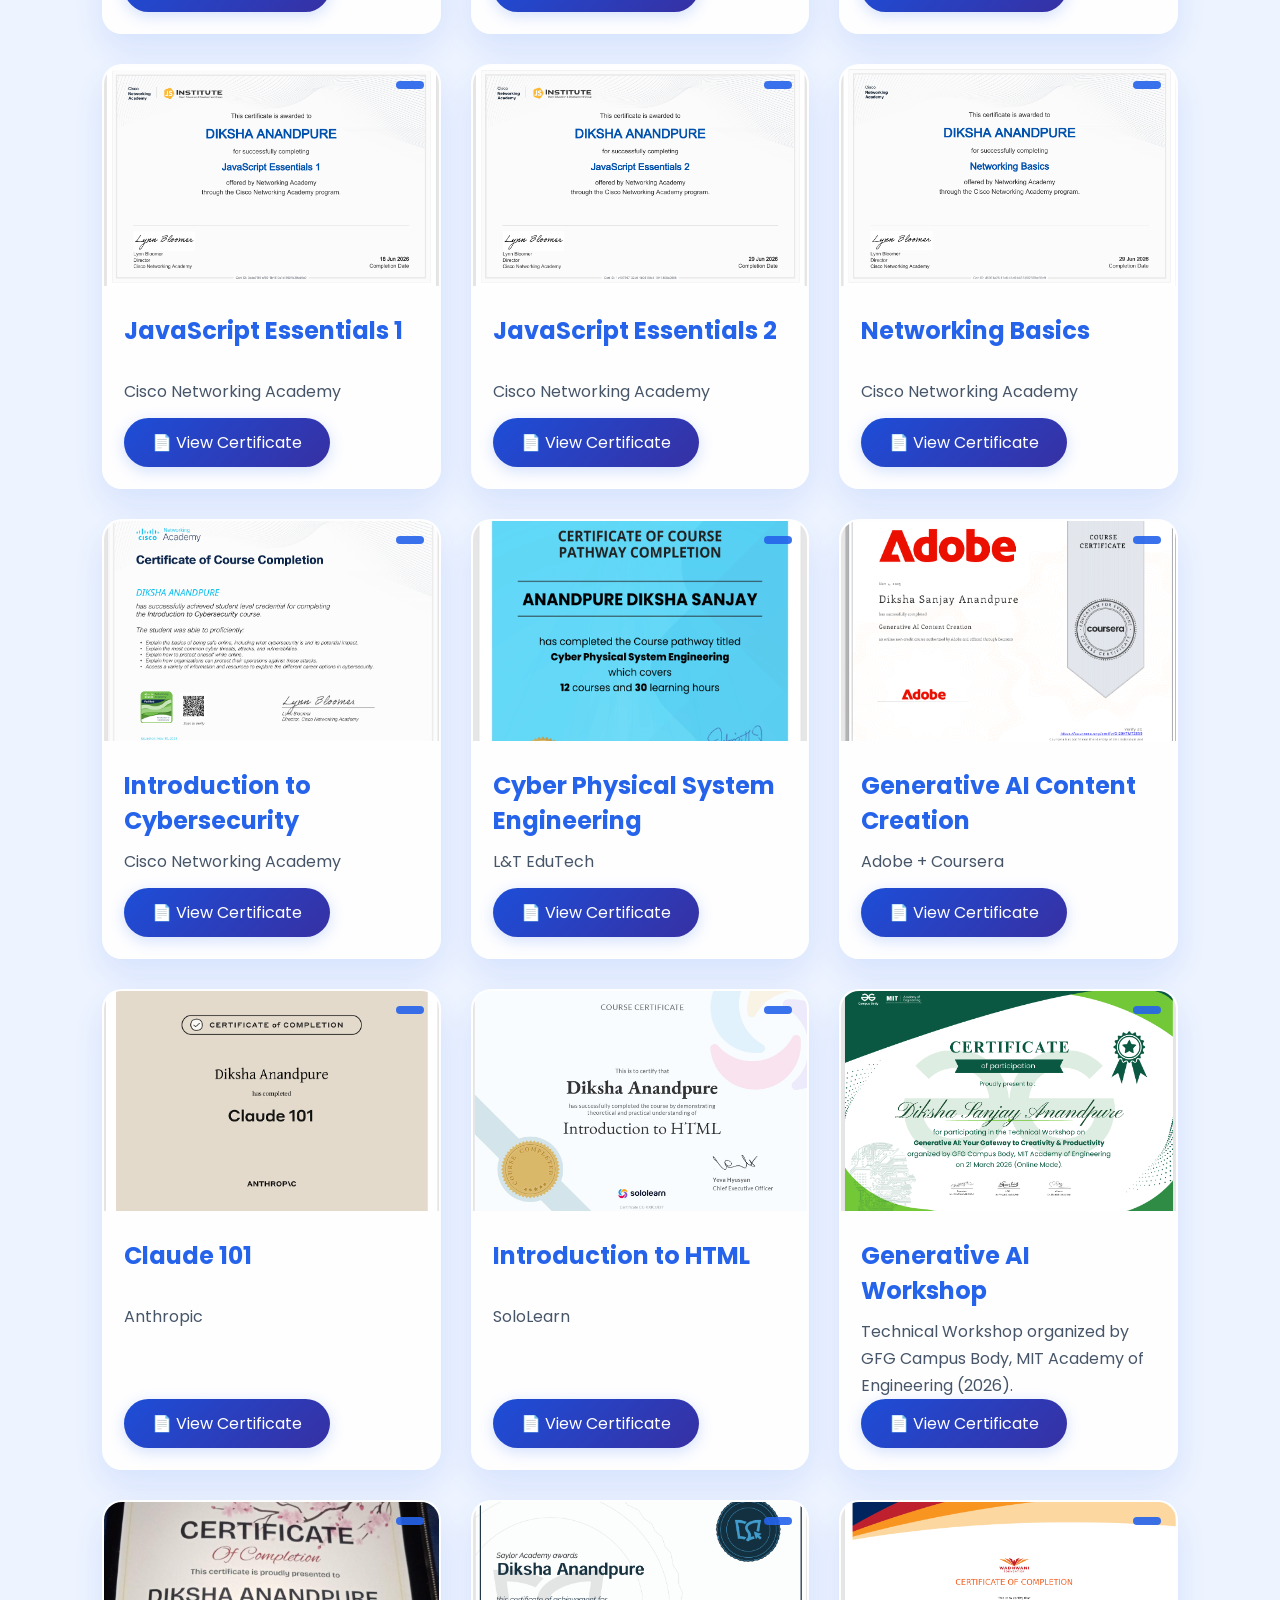
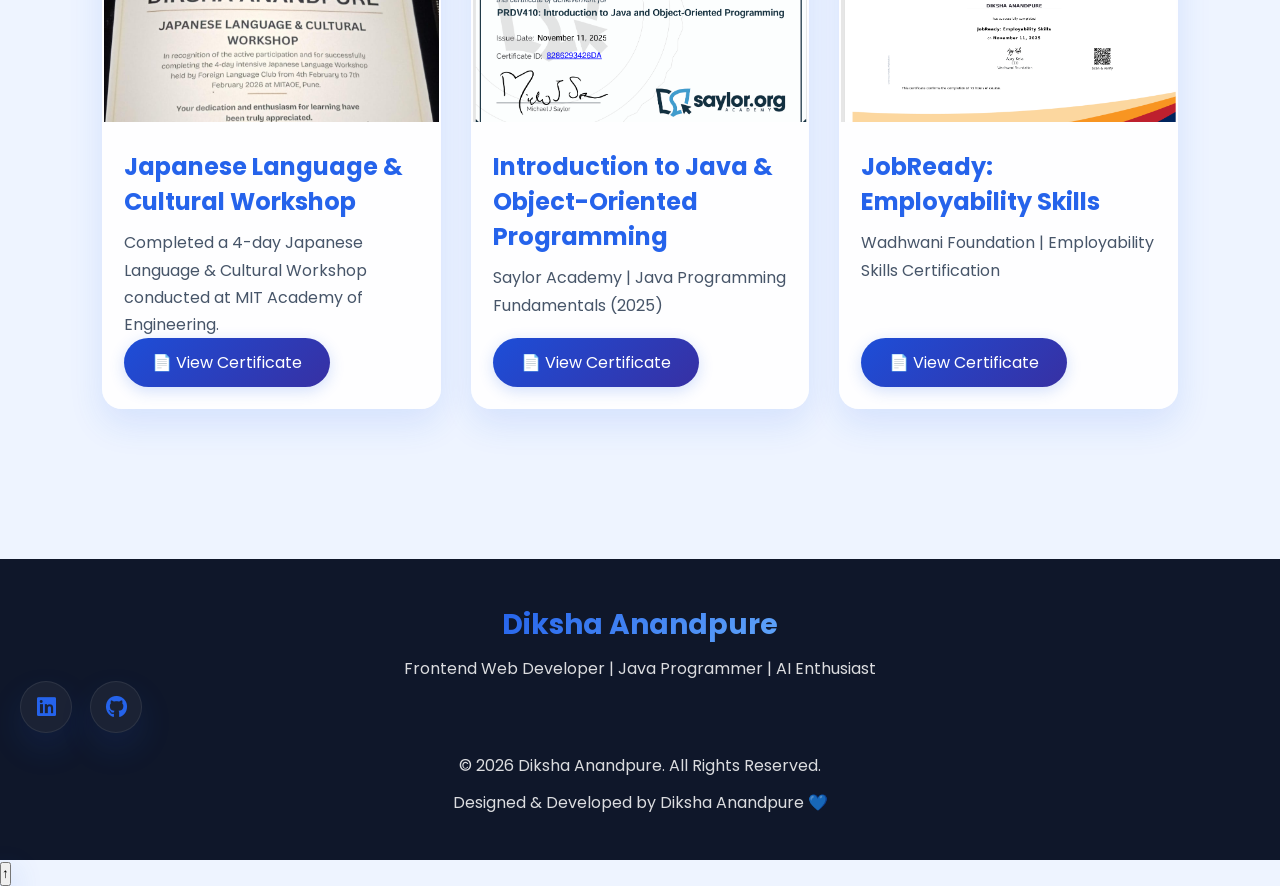
<file: DikshaAnandpure_Task2_Portfolio/index.html>
<!DOCTYPE html>
<html lang="en">
<head>
<meta charset="UTF-8">
<meta name="viewport" content="width=device-width, initial-scale=1.0">

<title>Diksha Anandpure | Portfolio</title>

<link rel="stylesheet" href="style.css">

<link href="https://fonts.googleapis.com/css2?family=Poppins:wght@300;400;500;600;700&display=swap" rel="stylesheet">

<link rel="stylesheet"
href="https://cdnjs.cloudflare.com/ajax/libs/font-awesome/6.5.2/css/all.min.css">

</head>

<body>

<!--========== HEADER ==========-->

<header id="header">

<div class="logo">
Diksha<span>.</span>
</div>

<nav>

<a href="#home">Home</a>

<a href="#about">About</a>

<a href="#education">Education</a>

<a href="#skills">Skills</a>

<a href="#projects">Projects</a>

<a href="#certificates">Certificates</a>


</nav>

</header>

<!--========== HOME ==========-->

<section class="hero" id="home">

<div class="hero-text">

<h3>Hello, I'm</h3>

<h1>Diksha Anandpure</h1>

<h2><span id="typing"></span></h2>

<p>

Computer Engineering student passionate about Web Development, Java, AI, Data Analytics and Database Management. I enjoy building responsive websites and real-world software projects.

</p>

<div class="hero-buttons">


<a href="#projects" class="btn">Explore My Projects</a>


<a href="Diksha Anandpure Resume College.pdf" download class="btn btn2">
    <i class="fas fa-download"></i>
Download Resume
</a>


</div>

<div class="social">
    <a href="https://www.linkedin.com/in/diksha-anandpure-71b1953a5/" target="_blank"><i class="fab fa-linkedin"></i></a>
   <a href="https://github.com/dikshuanandpure" target="_blank"> <i class="fab fa-github"></i>
        </a>

</div>

</div>

<div class="hero-image">

<img src="im.png" alt="avatar">

</div>

</section>

<!--========== ABOUT ==========-->

<section id="about">

<h2 class="title">About Me</h2>

<div class="about-container">

<div class="about-card">

<i class="fa-solid fa-user-graduate"></i>

<h3>Education</h3>

<p>
I am currently pursuing B.Tech in Computer Engineering at MIT Academy of Engineering, Alandi, Pune. I completed my Diploma in Computer Engineering with <strong>91.33%</strong> from Pimpri Chinchwad Polytechnic and SSC with <strong>93%</strong>.
</p>

</div>

<div class="about-card">

<i class="fa-solid fa-code"></i>

<h3>Technical Skills</h3>

<p>
I enjoy developing responsive websites using HTML, CSS and JavaScript. I also work with Java, Python, SQL and Database Management while continuously improving my programming skills.
</p>

</div>

<div class="about-card">

<i class="fa-solid fa-laptop-code"></i>

<h3>Projects & Career Goal</h3>

<p>
I have developed projects like Glow Fusion, Smart Water Billing System, Chemical Industry Website and Pothole Detection System. My goal is to become a skilled Software Engineer and contribute to innovative technology solutions.
</p>

</div>

</div>

</section>

<!--========== EDUCATION ==========-->

<section id="education">

<h2 class="title">Education</h2>

<div class="timeline-item">

<i class="fas fa-graduation-cap"></i>

<h3>B.Tech in Computer Engineering</h3>

<h4>MIT Academy of Engineering, Alandi, Pune</h4>

<p><strong>Duration:</strong> 2025 - Present</p>

<p><strong>Current CGPA:</strong> 8.36</p>

</div>

<div class="timeline-item">

<i class="fas fa-school"></i>

<h3>Diploma in Computer Science</h3>

<h4>Maharashtra State Board Of Technical Education</h4>
<h4>Pimpari Chinchwad Polytechnic</h4>
<p><strong>Percentage:</strong> 91.33%</p>

</div>

<div class="timeline-item">

<i class="fas fa-school"></i>

<h3>SSC</h3>

<h4>Maharashtra State Board</h4>

<p><strong>Percentage:</strong> 93%</p>

</div>

</div>

</section>

<section id="experience">

<h2 class="title">Experience</h2>

<div class="timeline">

<div class="timeline-item">

<i class="fas fa-briefcase"></i>

<h3>Web Development Intern</h3>

<h4>Nebula Technology, Pune</h4>

<p><strong>Duration:</strong> June 2024 – July 2024</p>

<p>
Developed the Glow Fusion Cosmetics Website using HTML, CSS and JavaScript. Created responsive web pages, improved UI design and gained practical experience in front-end web development.
</p>

<p>
<strong>Technologies:</strong>
HTML • CSS • JavaScript • Responsive Design
</p>

</div>
</div>

</section>

<!--========== SKILLS ==========-->

<section id="skills">

<h2 class="title">

Skills

</h2>

<div class="skills-grid">

<div class="skill">
<i class="fab fa-html5"></i>
HTML
</div>

<div class="skill">
<i class="fab fa-css3-alt"></i>
CSS
</div>

<div class="skill">
<i class="fab fa-js"></i>
JavaScript
</div>

<div class="skill">
<i class="fab fa-java"></i>
Java
</div>

<div class="skill">
<i class="fab fa-python"></i>
Python
</div>

<div class="skill">
<i class="fa-solid fa-database"></i>
SQL
</div>

<div class="skill">
    <i class="fa-solid fa-code"></i>
    C
</div>

<div class="skill">
    <i class="fa-solid fa-laptop-code"></i>
    C++
</div>

<div class="skill">
    <i class="fa-solid fa-chart-simple"></i>
    Power BI
</div>
<div class="skill">
    <i class="fa-solid fa-diagram-project"></i>
    Data Structures
</div>

<div class="skill">
    <i class="fa-solid fa-microchip"></i>
    Microprocessor Programming
</div>

<div class="skill">
    <i class="fa-brands fa-android"></i>
    Android Development
</div>



</div>

</section>

<!--========== PROJECTS ==========-->

<section id="projects">

<h2 class="title">Projects</h2>

<div class="project-grid">

<!-- Portfolio -->

<div class="project-card">

<img src="images/portfolio.png" alt="Portfolio Website">

<h3>Portfolio Website</h3>

<p>
A responsive personal portfolio website developed using HTML, CSS and JavaScript to showcase my education, skills, projects and achievements.
</p>



</div>

<!-- Glow Fusion -->

<div class="project-card">

<img src="images/glow.png" alt="Glow Fusion">

<h3>Glow Fusion Makeup Website</h3>

<p>
A modern beauty and cosmetics website with an attractive user interface designed during my Diploma project.
</p>



</div>

<!-- Smart Water Billing -->

<div class="project-card">

<img src="images/smart water.png" alt="Smart Water Billing">

<h3>Smart Water Billing System</h3>

<p>
An IoT-based smart water billing system that automatically measures water usage and generates billing information.
</p>



</div>

<!-- Chemical Website -->

<div class="project-card">

<img src="images/chem.png" alt="Chemical Website">

<h3>Chemical Industry Website</h3>

<p>
A responsive industrial website created using HTML, CSS and JavaScript for showcasing products, services and company information.
</p>



</div>

<!-- Java Project -->

<div class="project-card">

<img src="images/pothole.png" alt="Pothole Detection">

<h3>Pothole Detection System</h3>

<p>
A Java and Database-based application developed for managing pothole detection records and improving road maintenance.
</p>



</div>
<div class="project-card">

    <img src="images/auction.png" alt="D-Auction Website">

    <h3>D-Auction Website (Group Project)</h3>

    <p>
        A full-stack group project developed for online auctions where users can create auctions, place bids, receive notifications, and manage their profiles through a secure dashboard.
    </p>

    

</div>

</div>

</section>

<!--========== CERTIFICATES ==========-->
<section id="certificates">
    <h2 class="title">Certificates & Achievements</h2>
    <div class="project-grid">

        <div class="project-card">
            <a href="images/nebua.png" target="_blank">
                <img src="images/nebua.png">
            </a>
            <h3>Web Development Internship</h3>
            <p>Nebula Technology, Pune</p>
            <a href="images/nebua.png" target="_blank" class="project-btn">📄 View Certificate</a>
        </div>

        <div class="project-card">
            <a href="images/powerBI.png" target="_blank">
                <img src="images/powerBI.png">
            </a>
            <h3>Microsoft Power BI Data Analyst</h3>
            <p>Microsoft Elevate</p>
            <a href="images/powerbi.png" target="_blank" class="project-btn">📄 View Certificate</a>
        </div>

        <div class="project-card">
            <a href="images/aifunda.png" target="_blank">
                <img src="images/aifunda.png">
            </a>
            <h3>Azure AI Fundamentals</h3>
            <p>Microsoft Elevate</p>
            <a href="images/aifunda.png" target="_blank" class="project-btn">📄 View Certificate</a>
        </div>

        <div class="project-card">
            <a href="images/dataanalytics.png" target="_blank">
                <img src="images/dataanalytics.png">
            </a>
            <h3>Data Analytics Essentials</h3>
            <p>Cisco Networking Academy</p>
            <a href="images/dataanalytics.png" target="_blank" class="project-btn">📄 View Certificate</a>
        </div>

        <div class="project-card">
            <a href="images/introAI.png" target="_blank">
                <img src="images/introAI.png">
            </a>
            <h3>Introduction to Modern AI</h3>
            <p>Cisco Networking Academy</p>
            <a href="images/introAI.png" target="_blank" class="project-btn">📄 View Certificate</a>
        </div>

        <div class="project-card">
            <a href="images/appliAI.png" target="_blank">
                <img src="images/appliAI.png">
            </a>
            <h3>Apply AI: Analyze Customer Reviews</h3>
            <p>Cisco Networking Academy</p>
            <a href="images/appliAI.png" target="_blank" class="project-btn">📄 View Certificate</a>
        </div>

        <div class="project-card">
            <a href="images/js1.png" target="_blank">
                <img src="images/js1.png">
            </a>
            <h3>JavaScript Essentials 1</h3>
            <p>Cisco Networking Academy</p>
            <a href="images/js1.png" target="_blank" class="project-btn">📄 View Certificate</a>
        </div>

        <div class="project-card">
            <a href="images/js2.png" target="_blank">
                <img src="images/js2.png">
            </a>
            <h3>JavaScript Essentials 2</h3>
            <p>Cisco Networking Academy</p>
            <a href="images/js2.png" target="_blank" class="project-btn">📄 View Certificate</a>
        </div>

        <div class="project-card">
            <a href="images/networking.png" target="_blank">
                <img src="images/networking.png">
            </a>
            <h3>Networking Basics</h3>
            <p>Cisco Networking Academy</p>
            <a href="images/networking.png" target="_blank" class="project-btn">📄 View Certificate</a>
        </div>

        <div class="project-card">
            <a href="images/net1.png" target="_blank">
                <img src="images/net1.png">
            </a>
            <h3>Introduction to Cybersecurity</h3>
            <p>Cisco Networking Academy</p>
            <a href="images/net1.png" target="_blank" class="project-btn">📄 View Certificate</a>
        </div>

        <div class="project-card">
            <a href="images/cuber.png" target="_blank">
                <img src="images/cuber.png">
            </a>
            <h3>Cyber Physical System Engineering</h3>
            <p>L&T EduTech</p>
            <a href="images/cuber.png" target="_blank" class="project-btn">📄 View Certificate</a>
        </div>

        <div class="project-card">
            <a href="images/genAI.png" target="_blank">
                <img src="images/genAI.png">
            </a>
            <h3>Generative AI Content Creation</h3>
            <p>Adobe + Coursera</p>
            <a href="images/genAI.png" target="_blank" class="project-btn">📄 View Certificate</a>
        </div>

        <div class="project-card">
            <a href="images/claude101.png" target="_blank">
                <img src="images/claude101.png">
            </a>
            <h3>Claude 101</h3>
            <p>Anthropic</p>
            <a href="images/claude101.png" target="_blank" class="project-btn">📄 View Certificate</a>
        </div>

        <div class="project-card">
            <a href="images/html.png" target="_blank">
                <img src="images/html.png">
            </a>
            <h3>Introduction to HTML</h3>
            <p>SoloLearn</p>
            <a href="images/html.png" target="_blank" class="project-btn">📄 View Certificate</a>
        </div>

        <div class="project-card">
            <a href="images/gen2.png" target="_blank">
                <img src="images/gen2.png" alt="Generative AI Workshop">
            </a>
            <h3>Generative AI Workshop</h3>
            <p>Technical Workshop organized by GFG Campus Body, MIT Academy of Engineering (2026).</p>
            <a href="images/gen2.png" target="_blank" class="project-btn">📄 View Certificate</a>
        </div>

        <div class="project-card">
            <a href="images/jap.jpeg" target="_blank">
                <img src="images/jap.jpeg" alt="Japanese Language Workshop">
            </a>
            <h3>Japanese Language & Cultural Workshop</h3>
            <p>Completed a 4-day Japanese Language & Cultural Workshop conducted at MIT Academy of Engineering.</p>
            <a href="images/jap.jpeg" target="_blank" class="project-btn">📄 View Certificate</a>
        </div>

        <div class="project-card">
            <a href="images/java.png" target="_blank">
                <img src="images/java.png" alt="Java Programming Certificate">
            </a>
            <h3>Introduction to Java & Object-Oriented Programming</h3>
            <p>Saylor Academy | Java Programming Fundamentals (2025)</p>
            <a href="images/java.png" target="_blank" class="project-btn">📄 View Certificate</a>
        </div>

        <div class="project-card">
            <a href="images/wadhwani.png" target="_blank">
                <img src="images/wadhwani.png" alt="JobReady Employability Skills">
            </a>
            <h3>JobReady: Employability Skills</h3>
            <p>Wadhwani Foundation | Employability Skills Certification</p>
            <a href="images/wadhwani.png" target="_blank" class="project-btn">📄 View Certificate</a>
        </div>

    </div>
</section>
<!--========== CONTACT ==========-->


<footer>

    <h2>Diksha Anandpure</h2>

    <p>
       Frontend Web Developer | Java Programmer | AI Enthusiast
    </p>

    <div class="social">

        <a href="https://www.linkedin.com/in/diksha-anandpure-71b1953a5/" target="_blank">
            <i class="fab fa-linkedin"></i>
        </a>

        <a href="https://github.com/dikshuanandpure" target="_blank">
            <i class="fab fa-github"></i>
        </a>

    </div>

    <p style="margin-top:20px;">
        © 2026 Diksha Anandpure. All Rights Reserved.
    </p>
<p style="margin-top:12px;">
Designed & Developed by Diksha Anandpure 💙
</p>
</footer>

<script src="script.js"></script>

<!-- Back to Top Button -->
<button id="topBtn" title="Go to top">↑</button>

</body>
</html>
</file>
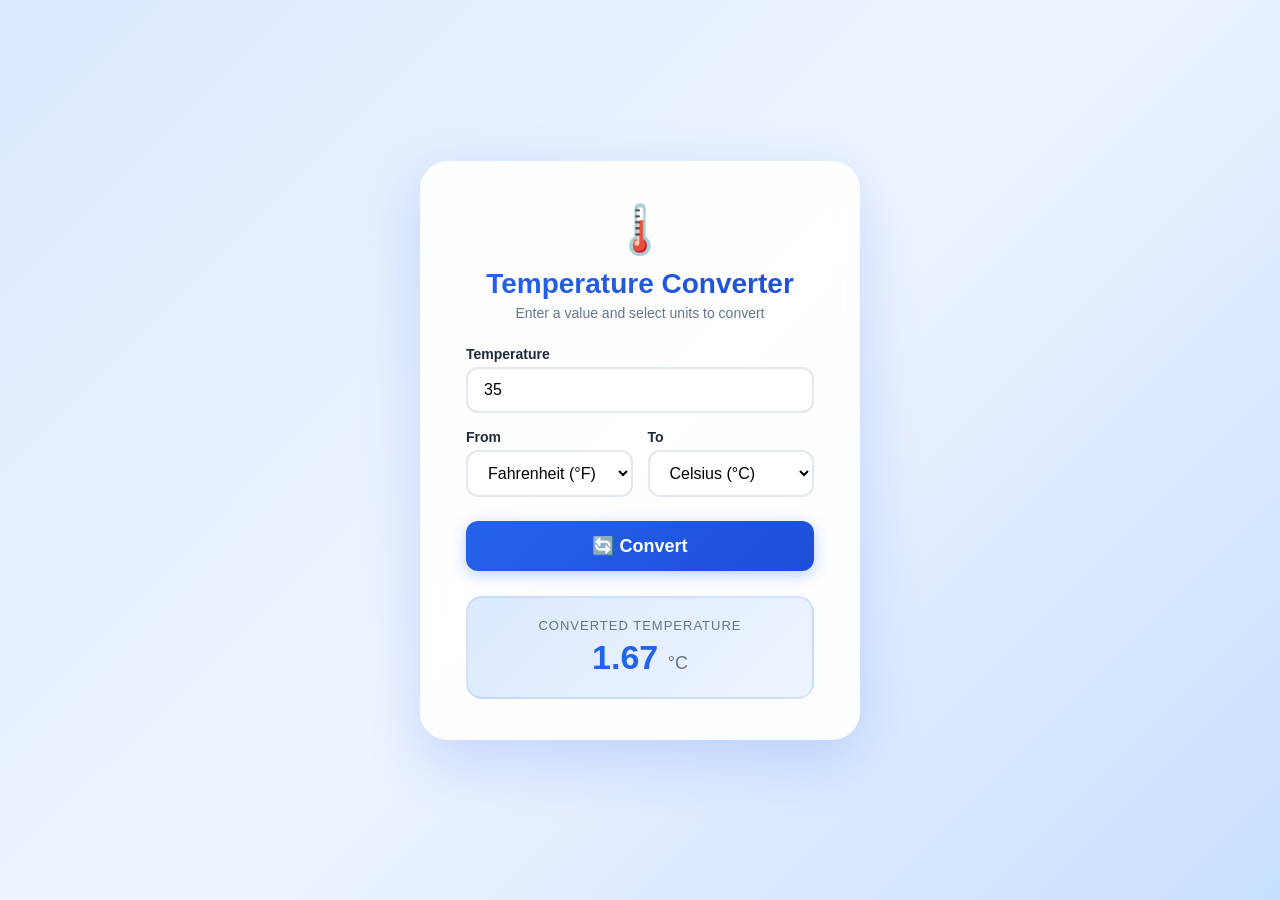
<file: DikshaAnandpure_Task3_Temperature/index.html>
<!DOCTYPE html>
<html lang="en">
<head>
    <meta charset="UTF-8" />
    <meta name="viewport" content="width=device-width, initial-scale=1.0" />
    <title>Temperature Converter 🌡️</title>
    <link rel="stylesheet" href="style.css" />
</head>
<body>

    <div class="converter">
        <span class="icon">🌡️</span>
        <h1>Temperature Converter</h1>
        <p class="subtitle">Enter a value and select units to convert</p>

        <!-- Temperature Input -->
        <div class="input-group">
            <label for="tempInput">Temperature</label>
            <input type="number" id="tempInput" placeholder="Enter temperature" step="any" />
        </div>

        <!-- From / To Dropdowns -->
        <div class="input-row">
            <div class="input-group">
                <label for="fromUnit">From</label>
                <select id="fromUnit">
                    <option value="celsius">Celsius (°C)</option>
                    <option value="fahrenheit" selected>Fahrenheit (°F)</option>
                    <option value="kelvin">Kelvin (K)</option>
                </select>
            </div>
            <div class="input-group">
                <label for="toUnit">To</label>
                <select id="toUnit">
                    <option value="celsius" selected>Celsius (°C)</option>
                    <option value="fahrenheit">Fahrenheit (°F)</option>
                    <option value="kelvin">Kelvin (K)</option>
                </select>
            </div>
        </div>

        <!-- Error Message -->
        <p class="error" id="errorMsg">⚠️ Please enter a valid number</p>

        <!-- Convert Button -->
        <button class="btn-convert" onclick="convertTemperature()">🔄 Convert</button>

        <!-- Result -->
        <div class="result-box" id="resultBox">
            <h3>Converted Temperature</h3>
            <div class="result-value" id="resultDisplay">
                0 <span>°C</span>
            </div>
        </div>

        <!-- "Press Enter" line REMOVED -->
    </div>

    <script src="script.js"></script>

</body>
</html>
</file>
<file: DikshaAnandpure_Task1_Landing/style.css>
/*=========================
 GOOGLE FONT
=========================*/

@import url('https://fonts.googleapis.com/css2?family=Poppins:wght@300;400;500;600;700;800&display=swap');

*{
margin:0;
padding:0;
box-sizing:border-box;
font-family:'Poppins',sans-serif;
scroll-behavior:smooth;
}

:root{

--primary:#4F46E5;
--secondary:#06B6D4;
--white:#ffffff;
--dark:#050816;
--card:rgba(255,255,255,.08);
--glass:blur(18px);

}

body{

background:#050816;

color:white;

overflow-x:hidden;

}

/*=========================
LOADER
=========================*/

#loader{

position:fixed;

top:0;

left:0;

width:100%;

height:100%;

background:#050816;

display:flex;

justify-content:center;

align-items:center;

flex-direction:column;

z-index:9999;

}

.planet-loader{

width:90px;

height:90px;

border-radius:50%;

border:6px solid rgba(255,255,255,.2);

border-top:6px solid cyan;

animation:spin 1.2s linear infinite;

margin-bottom:20px;

}

@keyframes spin{

100%{

transform:rotate(360deg);

}

}

/*=========================
HEADER
=========================*/

header{

position:fixed;

top:0;

left:0;

width:100%;

padding:20px 8%;

display:flex;

justify-content:space-between;

align-items:center;

background:rgba(5,8,22,.55);

backdrop-filter:blur(15px);
z-index:99999;

}

.logo{

font-size:28px;

font-weight:700;

color:#22d3ee;

}

nav{

display:flex;

gap:30px;

}

nav a{

text-decoration:none;

color:white;

font-weight:500;

transition:.4s;

}

nav a:hover{

color:#22d3ee;

}

/*=========================
HERO
=========================*/

.hero{

min-height:100vh;

display:flex;

justify-content:space-between;

align-items:center;

padding:140px 8% 80px;

position:relative;

overflow:hidden;

}

.hero-left{

max-width:620px;

z-index:2;

}

.hero-left h3{

color:#22d3ee;

letter-spacing:3px;

margin-bottom:15px;

}

.hero-left h1{

font-size:70px;

line-height:1.1;

margin-bottom:20px;

}

.hero-left p{

font-size:18px;

line-height:1.8;

color:#cbd5e1;

margin-bottom:35px;

}

.hero-right{

flex:1;

display:flex;

justify-content:center;

}

.rocket{

width:430px;

animation:floatRocket 5s ease-in-out infinite;

filter:drop-shadow(0 0 30px cyan);

}

@keyframes floatRocket{

0%,100%{

transform:translateY(0);

}

50%{

transform:translateY(-30px);

}

}

/*=========================
BUTTONS
=========================*/

.buttons{

display:flex;

gap:20px;

margin-bottom:40px;

}

.btn{

padding:16px 34px;

background:#4F46E5;

border-radius:40px;

text-decoration:none;

color:white;

font-weight:600;

transition:.4s;

}

.btn:hover{

transform:translateY(-8px);

background:#06B6D4;

}

.btn2{

background:transparent;

border:2px solid cyan;

}

.btn2:hover{

background:cyan;

color:black;

}
/*=========================
STARS
=========================*/

.stars{

position:absolute;

width:100%;

height:100%;

top:0;

left:0;

background:
radial-gradient(2px 2px at 20% 30%,#fff,transparent),
radial-gradient(2px 2px at 60% 20%,#fff,transparent),
radial-gradient(2px 2px at 80% 70%,#fff,transparent),
radial-gradient(3px 3px at 40% 80%,#fff,transparent),
radial-gradient(2px 2px at 90% 40%,#fff,transparent);

animation:twinkle 4s infinite alternate;

opacity:.8;
pointer-events: none;
}

@keyframes twinkle{

from{

opacity:.4;

}

to{

opacity:1;

}

}

/*=========================
METEOR
=========================*/

.meteor{

position:absolute;

top:60px;

left:-250px;

width:220px;

height:3px;

background:linear-gradient(to right,white,cyan,transparent);

transform:rotate(-25deg);

animation:meteorMove 7s linear infinite;
pointer-events:none;
}

@keyframes meteorMove{

0%{

left:-250px;

top:60px;

}

100%{

left:130%;

top:420px;

}

}

/*=========================
TITLE
=========================*/

.title{

text-align:center;

font-size:46px;

margin-bottom:70px;

color:white;

position:relative;

}

.title::after{

content:"";

width:90px;

height:4px;

background:cyan;

display:block;

margin:18px auto;

border-radius:20px;

}

/*=========================
ABOUT
=========================*/

.about{

padding:100px 8%;

}

.about-container{

display:grid;

grid-template-columns:1fr 1fr;

gap:60px;

align-items:center;

}

.about-image img{

width:100%;

max-width:420px;

display:block;

margin:auto;

animation:floatRocket 6s ease-in-out infinite;

}

.about-content h3{

font-size:34px;

margin-bottom:20px;

}

.about-content p{

line-height:1.9;

color:#cbd5e1;

margin-bottom:35px;

}

.about-boxes{

display:grid;

grid-template-columns:repeat(3,1fr);

gap:20px;

}

.box{

background:rgba(255,255,255,.08);

backdrop-filter:blur(18px);

padding:25px;

border-radius:20px;

text-align:center;

transition:.4s;

border:1px solid rgba(255,255,255,.15);

}

.box:hover{

transform:translateY(-12px);

box-shadow:0 0 30px cyan;

}

.box i{

font-size:36px;

color:cyan;

margin-bottom:15px;

}

/*=========================
PLANETS
=========================*/

.planets{

padding:110px 8%;

}

.planet-grid{

display:grid;

grid-template-columns:repeat(auto-fit,minmax(260px,1fr));

gap:30px;

}

.planet-card{

background:rgba(255,255,255,.08);

backdrop-filter:blur(18px);

border-radius:25px;

padding:30px;

text-align:center;

transition:.45s;

border:1px solid rgba(255,255,255,.15);

}

.planet-card:hover{

transform:translateY(-12px) scale(1.05);

box-shadow:0 0 30px cyan;

transition:.4s;

}

.planet-card img{

width:180px;

height:180px;

object-fit:contain;

margin-bottom:20px;

transition:.8s;

}

.planet-card:hover img{

transform:rotate(360deg);

}

.planet-card h3{

font-size:28px;

margin-bottom:12px;

}

.planet-card p{

color:#cbd5e1;

line-height:1.7;

margin-bottom:20px;

}

.planet-card a{

color:cyan;

text-decoration:none;

font-weight:600;

}
/*=========================
MISSIONS
=========================*/

.missions{
padding:100px 8%;
}

.mission-container{
display:grid;
grid-template-columns:repeat(auto-fit,minmax(280px,1fr));
gap:30px;
}

.mission-card{
background:rgba(255,255,255,.08);
backdrop-filter:blur(18px);
padding:30px;
border-radius:20px;
border-left:4px solid cyan;
transition:.4s;
border:1px solid rgba(255,255,255,.12);
}

.mission-card:hover{
transform:translateY(-12px);
box-shadow:0 0 30px cyan;
}

.mission-card span{
display:inline-block;
background:#06b6d4;
padding:8px 18px;
border-radius:30px;
font-size:14px;
font-weight:600;
margin-bottom:18px;
color:#000;
}

.mission-card h3{
margin-bottom:12px;
font-size:26px;
}

.mission-card p{
color:#cbd5e1;
line-height:1.8;
}

/*=========================
SPACE FACTS
=========================*/

.facts{
padding:100px 8%;
}

.facts-grid{
display:grid;
grid-template-columns:repeat(auto-fit,minmax(220px,1fr));
gap:25px;
}

.fact-card{
background:rgba(255,255,255,.08);
backdrop-filter:blur(18px);
padding:35px;
border-radius:20px;
text-align:center;
transition:.4s;
border:1px solid rgba(255,255,255,.12);
}

.fact-card:hover{
transform:translateY(-10px);
box-shadow:0 0 30px cyan;
}

.fact-card h2{
font-size:48px;
color:cyan;
margin-bottom:10px;
}

.fact-card p{
font-size:18px;
color:#cbd5e1;
}

/*=========================
GALLERY
=========================*/

.gallery{
padding:100px 8%;
}

.gallery-grid{
display:grid;
grid-template-columns:repeat(auto-fit,minmax(280px,1fr));
gap:25px;
}

.gallery-card{
overflow:hidden;
border-radius:22px;
background:rgba(255,255,255,.08);
border:1px solid rgba(255,255,255,.12);
}

.gallery-card img{
width:100%;
height:260px;
object-fit:cover;
transition:.6s;
display:block;
}

.gallery-card:hover img{
transform:scale(1.08);
}

/*=========================
VIDEO
=========================*/

.video-section{
padding:100px 8%;
}

.video-box{
overflow:hidden;
border-radius:20px;
box-shadow:0 0 40px rgba(0,255,255,.2);
}

/*=========================
CONTACT
=========================*/

.contact-section{
padding:100px 8%;
}

.contact-form{
max-width:750px;
margin:auto;
display:flex;
flex-direction:column;
gap:18px;
}

.contact-form input,
.contact-form textarea{

padding:18px;
border:none;
border-radius:15px;
background:rgba(255,255,255,.08);
backdrop-filter:blur(18px);
color:white;
outline:none;
font-size:16px;
border:1px solid rgba(255,255,255,.15);

}

.contact-form input::placeholder,
.contact-form textarea::placeholder{
color:#cbd5e1;
}

.contact-form button{

background:cyan;

color:black;

font-weight:bold;

transition:.4s;

cursor:pointer;

}

.contact-form button:hover{

transform:translateY(-5px);

box-shadow:0 0 30px cyan;

}

/*=========================
FOOTER
=========================*/

footer{

padding:60px 8%;
background:#030712;
text-align:center;

}

.footer-content h2{

font-size:36px;
margin-bottom:15px;

}

.footer-content p{

color:#94a3b8;
margin-bottom:20px;

}

.footer-icons{

display:flex;
justify-content:center;
gap:20px;
margin:25px 0;

}

.footer-icons a{

width:50px;
height:50px;
display:flex;
align-items:center;
justify-content:center;
background:#111827;
border-radius:50%;
color:white;
font-size:22px;
transition:.4s;

}

.footer-icons a:hover{

background:cyan;
color:#000;
transform:translateY(-8px);

}

.copyright{

margin-top:25px;
font-size:15px;

}

/*=========================
RESPONSIVE
=========================*/

@media(max-width:992px){

.hero{
flex-direction:column;
text-align:center;
}

.about-container{
grid-template-columns:1fr;
}

.about-boxes{
grid-template-columns:1fr;
}

.hero-left h1{
font-size:50px;
}

.rocket{


width:500px;

animation:float 5s ease-in-out infinite;


}

}

@media(max-width:600px){

header{
padding:18px 5%;
flex-direction:column;
gap:15px;
}

nav{
flex-wrap:wrap;
justify-content:center;
gap:15px;
}

.hero-left h1{
font-size:38px;
}

.title{
font-size:34px;
}

.buttons{
flex-direction:column;
}

.btn{
text-align:center;
}

.planet-card img{
width:140px;
height:140px;
}

.gallery-card img{

transition:.5s;

}

.gallery-card:hover img{

transform:scale(1.08);

}

}
nav a.active{
color:cyan;
font-weight:700;
}

html{
scroll-behavior:smooth;
}
.top-btn:hover{

transform:scale(1.15);

box-shadow:0 0 30px cyan;

}
</file>
<file: DikshaAnandpure_Task2_Portfolio/style.css>
/*========================
 GOOGLE FONT
========================*/
@import url('https://fonts.googleapis.com/css2?family=Poppins:wght@300;400;500;600;700;800&display=swap');

*{
margin:0;
padding:0;
box-sizing:border-box;
scroll-behavior:smooth;
font-family:'Poppins',sans-serif;
}

:root{

--primary:#2563eb;
--secondary:#60a5fa;
--dark:#1e293b;
--text:#475569;
--white:#ffffff;
--bg:#eef4ff;
--card:#ffffff;
--shadow:0 15px 35px rgba(37,99,235,.12);

}

body{

background:var(--bg);
color:var(--dark);
overflow-x:hidden;

}

/*========================
HEADER
========================*/

header{

position:fixed;
top:0;
left:0;
width:100%;

padding:18px 8%;

display:flex;
justify-content:space-between;
align-items:center;

background:rgba(255,255,255,.85);

backdrop-filter:blur(15px);

z-index:1000;

box-shadow:0 5px 20px rgba(0,0,0,.05);

}

.logo{

font-size:30px;
font-weight:700;
color:var(--primary);

}

.logo span{

color:#0ea5e9;

}

nav{

display:flex;
gap:28px;

}

nav a{

text-decoration:none;

color:var(--dark);

font-weight:500;

transition:.3s;

}

nav a:hover{
    color:#2563eb;
    transform:translateY(-2px);
}

/*========================
HERO
========================*/

.hero{

min-height:100vh;

display:flex;

align-items:center;

justify-content:space-between;

padding:130px 8% 70px;

gap:60px;

background:linear-gradient(
135deg,
#dbeafe 0%,
#eef4ff 45%,
#c7dfff 100%
);

}

.hero-text{

max-width:620px;

}

.hero-text h3{

font-size:26px;

font-weight:500;

margin-bottom:10px;

}

.hero-text h1{

font-size:65px;

line-height:1.1;

margin-bottom:15px;

color:var(--primary);

}

.hero-text h2{

font-size:30px;

height:45px;

margin-bottom:25px;

color:#0f172a;

}

.hero-text p{

font-size:17px;

line-height:1.9;

color:var(--text);

margin-bottom:35px;

}

.hero-buttons{

display:flex;

gap:20px;

margin-bottom:35px;

}

.btn{

padding:15px 34px;

background:var(--primary);

border-radius:50px;

text-decoration:none;

color:white;

font-weight:600;

transition:.4s;

box-shadow:var(--shadow);

}

.btn:hover{

transform:translateY(-6px);
background:linear-gradient(135deg,#1d4ed8,#3730a3);

}

.btn2{

background:white;

color:var(--primary);

border:2px solid var(--primary);

}

.btn2:hover{

background:var(--primary);

color:white;

}

.social{

display:flex;

gap:18px;

}

.social a{

width:52px;

height:52px;

border-radius:50%;

background:white;

display:flex;

justify-content:center;

align-items:center;

text-decoration:none;

font-size:22px;

color:var(--primary);

box-shadow:var(--shadow);

transition:.4s;

}

.social a:hover{

background:var(--primary);

color:white;

transform:translateY(-8px);

}

.hero-image{

display:flex;

justify-content:center;

align-items:center;

}

.hero-image img{

width:380px;

height:380px;

border-radius:50%;

object-fit:cover;

border:8px solid white;

box-shadow:0 25px 45px rgba(37,99,235,.25);

transition:.5s;

}

.hero-image img:hover{

transform:scale(1.05);

}

/*========================
SECTION
========================*/

section{

padding:90px 8%;

}

.title{

font-size:42px;

text-align:center;

margin-bottom:60px;

color:var(--primary);

position:relative;

}

.title::after{

content:"";

width:80px;

height:4px;

background:var(--primary);

display:block;

margin:15px auto;

border-radius:10px;

}

/*========================
ABOUT
========================*/

.about-container{

display:grid;

grid-template-columns:repeat(auto-fit,minmax(260px,1fr));

gap:30px;

}

.about-card{
    background:#ffffff;
    padding:35px;
    border-radius:20px;
    text-align:center;
    border:1px solid #e5e7eb;
    box-shadow:0 8px 25px rgba(0,0,0,0.08);
    transition:all 0.4s ease;
}

.about-card:hover{
    transform:translateY(-12px);
    box-shadow:0 15px 35px rgba(37,99,235,0.18);
    border-color:#2563eb;
}
.about-card i{
    font-size:48px;
    color:#2563eb;
    margin-bottom:20px;
    transition:.3s;
}

.about-card:hover i{
    transform:scale(1.15);
}

.about-card h3{

margin-bottom:15px;

}

/*========================
EDUCATION
========================*/

.timeline{

display:flex;

flex-direction:column;

gap:30px;

}

.timeline-item{

background:rgba(255,255,255,.92);

padding:28px;

border-left:6px solid var(--primary);

border-radius:15px;

box-shadow:var(--shadow);

transition:.4s;

}

.timeline-item:hover{
    transform:translateX(8px);
    box-shadow:0 20px 40px rgba(37,99,235,.15);
}

.timeline-item h3{

color:var(--primary);

margin-bottom:10px;

}
.timeline-item i{
    font-size:35px;
    color:#2563eb;
    margin-bottom:15px;
    display:block;
}
/*========================
SKILLS
========================*/

.skills-grid{

display:grid;

grid-template-columns:repeat(auto-fit,minmax(180px,1fr));

gap:25px;

}

.skill{

background:rgba(255,255,255,.92);

padding:28px;

text-align:center;

border-radius:18px;

font-size:20px;

font-weight:600;

box-shadow:var(--shadow);

transition:.4s;

}

.skill i{

display:block;

font-size:42px;

margin-bottom:18px;

color:var(--primary);

}

.skill:hover{
    background:linear-gradient(135deg,#2563eb,#4f46e5);
    color:white;
    transform:translateY(-10px);
}

.skill:hover i{

color:white;

}
/*========================
PROJECTS
========================*/

.project-grid{
display:grid;
grid-template-columns:repeat(auto-fit,minmax(320px,1fr));
gap:30px;
}

.project-card{
    background: white;
    border-radius: 20px;
    overflow: hidden;
    box-shadow: var(--shadow);
    transition: .4s;

    display: flex;
    flex-direction: column;
    height: 100%;
}

.project-card:hover{

transform:translateY(-12px);

}

.project-card img{

width:100%;

height:220px;

object-fit:cover;

}

.project-card h3{
    font-size:24px;
    padding:20px 20px 10px;
    color:var(--primary);

    min-height:85px;
    display:flex;
    align-items:flex-start;
}

.project-card p{
    padding:0 20px;
    line-height:1.7;
    color:var(--text);

    min-height:40px;
}

.project-btn{
    display:inline-block;
    margin:20px;
    margin-top:auto;
    align-self:flex-start;

    padding:12px 28px;
    background:linear-gradient(135deg,#1d4ed8,#3730a3);
    color:white;
    text-decoration:none;
    border-radius:40px;
    transition:.4s;
}

.project-btn:hover{

background:#1d4ed8;

}
.project-card img{
    transition:0.4s;
}

.project-card:hover img{
    transform:scale(1.08);
}


.project-card:hover{
    transform:translateY(-12px) scale(1.02);
    box-shadow:0 20px 45px rgba(37,99,235,.20);
}
/*========================
CERTIFICATES
========================*/

.certificate-grid{

display:grid;

grid-template-columns:repeat(auto-fit,minmax(220px,1fr));

gap:25px;

}

.certificate{

background:white;

padding:35px;

border-radius:18px;

text-align:center;

box-shadow:var(--shadow);

transition:.4s;

}

.certificate:hover{

transform:translateY(-10px);

background:var(--primary);

color:white;

}

.certificate i{

font-size:48px;

margin-bottom:18px;

color:#f59e0b;

}

.certificate:hover i{

color:white;

}
.certificate img{
    width:100%;
    height:220px;
    object-fit:cover;
    border-radius:10px;
}
.certificate:hover img{
    transform:scale(1.03);
    transition:.4s;
}

/*========================
CONTACT
========================*/

.contact-box{

max-width:750px;

margin:auto;

display:flex;

flex-direction:column;

gap:20px;

}

.contact-box input,
.contact-box textarea{

padding:18px;

border-radius:12px;

border:1px solid #dbeafe;

font-size:16px;

outline:none;

transition:.3s;

}

.contact-box input:focus,
.contact-box textarea:focus{

border-color:var(--primary);

box-shadow:0 0 0 3px rgba(37,99,235,.15);

}

.contact-box textarea{

height:180px;

resize:none;

}

.contact-box button{

padding:16px;

border:none;

border-radius:40px;

background:var(--primary);

color:white;

font-size:18px;

font-weight:600;

cursor:pointer;

transition:.4s;

}

.contact-box button:hover{

background:#1d4ed8;

transform:translateY(-5px);

}


/*========================
FOOTER
========================*/

footer{

background:#0f172a;

color:white;

text-align:center;

padding:45px 20px;

margin-top:60px;

}

footer h2{

margin-bottom:10px;

font-size:28px;

}

footer p{

opacity:.85;

}


/*========================
SCROLLBAR
========================*/

::-webkit-scrollbar{

width:10px;

}

::-webkit-scrollbar-thumb{

background:var(--primary);

border-radius:20px;

}

::-webkit-scrollbar-track{

background:#edf4ff;

}


/*========================
RESPONSIVE
========================*/

@media(max-width:1000px){

.hero{

flex-direction:column-reverse;

text-align:center;

padding-top:150px;

}

.hero-buttons{

justify-content:center;

}

.social{

justify-content:center;

}

.hero-text h1{

font-size:48px;

}

.hero-image img{

width:300px;

height:300px;

}

header{

padding:18px 5%;

}

nav{

gap:15px;

flex-wrap:wrap;

justify-content:center;

}

}

@media(max-width:600px){

.hero-text h1{

font-size:38px;

}

.hero-text h2{

font-size:22px;

}

.title{

font-size:32px;

}

.btn{

padding:12px 24px;
background:linear-gradient(135deg,#2563eb,#4f46e5);
font-size:15px;

}

.hero-image img{

width:450px;
height:450px;

object-fit:contain;

filter:drop-shadow(0 20px 40px rgba(37,99,235,.25));
box-shadow:0 35px 70px rgba(37,99,235,.35);
animation:float 5s ease-in-out infinite;

}

}
nav a.active{
color:#2563eb;
font-weight:700;
}
@keyframes float{

0%{
transform:translateY(0px);
}

50%{
transform:translateY(-15px);
}

100%{
transform:translateY(0px);
}

}
.hero-img img{
    box-shadow:0 20px 50px rgba(37,99,235,.25);
}
.status{
margin-top:20px;
font-size:17px;
font-weight:600;
color:#16a34a;
}




/* ============================
   🏆 PROFESSIONAL ENHANCEMENTS
   Colors & Background SAME
   ============================ */

/* 1. Smooth Page Load Animation */
body {
    animation: fadeInPage 0.8s ease forwards;
}

@keyframes fadeInPage {
    from {
        opacity: 0;
        transform: translateY(20px);
    }
    to {
        opacity: 1;
        transform: translateY(0);
    }
}

/* 2. Glassmorphism Cards - Modern Look */
.about-card,
.project-card,
.skill,
.timeline-item,
.certificate {
    background: rgba(255, 255, 255, 0.9);
    backdrop-filter: blur(10px);
    border: 1px solid rgba(255, 255, 255, 0.3);
}

/* 3. Active Navbar with Smooth Underline */
nav a {
    position: relative;
}

nav a::after {
    content: '';
    position: absolute;
    bottom: -5px;
    left: 0;
    width: 0;
    height: 3px;
    background: #2563eb;
    border-radius: 10px;
    transition: width 0.4s cubic-bezier(0.175, 0.885, 0.32, 1.275);
}

nav a:hover::after,
nav a.active::after {
    width: 100%;
}

/* 4. Glowing Button Effects */
.btn {
    position: relative;
    overflow: hidden;
    box-shadow: 0 4px 15px rgba(37, 99, 235, 0.25);
}

.btn::before {
    content: '';
    position: absolute;
    top: 0;
    left: -100%;
    width: 100%;
    height: 100%;
    background: linear-gradient(90deg, transparent, rgba(255,255,255,0.2), transparent);
    transition: left 0.6s ease;
}

.btn:hover::before {
    left: 100%;
}

.btn:hover {
    box-shadow: 0 8px 30px rgba(37, 99, 235, 0.4);
    transform: translateY(-6px) scale(1.02);
}

/* 5. Project Button Enhancement */
.project-btn {
    position: relative;
    overflow: hidden;
    box-shadow: 0 4px 15px rgba(37, 99, 235, 0.2);
}

.project-btn:hover {
    box-shadow: 0 8px 25px rgba(37, 99, 235, 0.4);
    transform: translateY(-4px) scale(1.05);
}

/* 6. Social Icons with Glow Effect */
.social a {
    position: relative;
    transition: all 0.4s cubic-bezier(0.175, 0.885, 0.32, 1.275);
}

.social a:hover {
    transform: translateY(-8px) scale(1.1);
    box-shadow: 0 10px 30px rgba(37, 99, 235, 0.3);
}

.social a::after {
    content: '';
    position: absolute;
    top: -2px;
    left: -2px;
    right: -2px;
    bottom: -2px;
    border-radius: 50%;
    background: #2563eb;
    opacity: 0;
    z-index: -1;
    transition: opacity 0.3s ease;
}

.social a:hover::after {
    opacity: 0.2;
}

/* 7. Typing Cursor Animation */
#typing::after {
    content: '|';
    animation: blink 0.8s infinite;
    color: #2563eb;
    font-weight: 300;
}

@keyframes blink {
    0%, 100% { opacity: 1; }
    50% { opacity: 0; }
}

/* 8. Education Timeline Dots & Lines */
.timeline-item {
    position: relative;
    padding-left: 40px;
}

.timeline-item::before {
    content: '';
    position: absolute;
    left: -8px;
    top: 30px;
    width: 16px;
    height: 16px;
    background: #2563eb;
    border-radius: 50%;
    border: 4px solid white;
    box-shadow: 0 0 25px rgba(37, 99, 235, 0.3);
    z-index: 2;
}

.timeline-item::after {
    content: '';
    position: absolute;
    left: 0;
    top: 46px;
    width: 2px;
    height: calc(100% - 20px);
    background: linear-gradient(180deg, #2563eb, #60a5fa);
}

.timeline-item:last-child::after {
    display: none;
}

/* 9. Image Zoom & Overlay - SIRF PROJECTS KE LIYE */
#projects .project-card {
    position: relative;
    overflow: hidden;
    cursor: pointer;
}

#projects .project-card::before {
    content: '🔍 View Project';
    position: absolute;
    top: 50%;
    left: 50%;
    transform: translate(-50%, -50%) scale(0);
    background: rgba(37, 99, 235, 0.92);
    color: white;
    padding: 12px 28px;
    border-radius: 50px;
    font-weight: 600;
    font-size: 15px;
    transition: all 0.4s cubic-bezier(0.175, 0.885, 0.32, 1.275);
    z-index: 2;
    opacity: 0;
    backdrop-filter: blur(5px);
    letter-spacing: 0.5px;
    box-shadow: 0 10px 30px rgba(37, 99, 235, 0.3);
}

#projects .project-card:hover::before {
    transform: translate(-50%, -50%) scale(1);
    opacity: 1;
}

#projects .project-card img {
    transition: all 0.6s cubic-bezier(0.175, 0.885, 0.32, 1.275);
}

#projects .project-card:hover img {
    transform: scale(1.12);
    filter: brightness(0.75);
}

/* 10. Certificate Cards Zoom */
.certificate,
#certificates .project-card {
    transition: all 0.4s cubic-bezier(0.175, 0.885, 0.32, 1.275);
    border: 2px solid transparent;
}

.certificate:hover,
#certificates .project-card:hover {
    transform: translateY(-12px) scale(1.02);
    border-color: #2563eb;
    box-shadow: 0 20px 50px rgba(37, 99, 235, 0.2);
}

.certificate img,
#certificates .project-card img {
    transition: all 0.5s ease;
}

.certificate:hover img,
#certificates .project-card:hover img {
    transform: scale(1.06);
    box-shadow: 0 15px 40px rgba(37, 99, 235, 0.15);
}

/* 11. Skill Cards - Stagger Animation */
.skill {
    opacity: 0;
    animation: skillFadeIn 0.6s ease forwards;
    transition: all 0.4s cubic-bezier(0.175, 0.885, 0.32, 1.275);
}

.skill:nth-child(1) { animation-delay: 0.05s; }
.skill:nth-child(2) { animation-delay: 0.10s; }
.skill:nth-child(3) { animation-delay: 0.15s; }
.skill:nth-child(4) { animation-delay: 0.20s; }
.skill:nth-child(5) { animation-delay: 0.25s; }
.skill:nth-child(6) { animation-delay: 0.30s; }
.skill:nth-child(7) { animation-delay: 0.35s; }
.skill:nth-child(8) { animation-delay: 0.40s; }
.skill:nth-child(9) { animation-delay: 0.45s; }
.skill:nth-child(10) { animation-delay: 0.50s; }
.skill:nth-child(11) { animation-delay: 0.55s; }
.skill:nth-child(12) { animation-delay: 0.60s; }

@keyframes skillFadeIn {
    from {
        opacity: 0;
        transform: translateY(30px) scale(0.9);
    }
    to {
        opacity: 1;
        transform: translateY(0) scale(1);
    }
}

.skill:hover {
    transform: translateY(-12px) scale(1.05);
    box-shadow: 0 20px 40px rgba(37, 99, 235, 0.2);
}

/* 12. About Card Icons - Rotate Effect */
.about-card i {
    transition: all 0.5s cubic-bezier(0.175, 0.885, 0.32, 1.275);
    display: inline-block;
}

.about-card:hover i {
    transform: scale(1.2) rotate(-8deg);
}

/* 13. Footer Social Icons - Premium */
footer .social a {
    background: rgba(255, 255, 255, 0.05);
    border: 1px solid rgba(255, 255, 255, 0.08);
    transition: all 0.4s cubic-bezier(0.175, 0.885, 0.32, 1.275);
}

footer .social a:hover {
    background: #2563eb;
    border-color: #2563eb;
    transform: translateY(-10px) scale(1.15);
    box-shadow: 0 15px 35px rgba(37, 99, 235, 0.4);
}

/* 14. Back to Top Button - Premium */
#topBtn {
    transition: all 0.4s cubic-bezier(0.175, 0.885, 0.32, 1.275);
    box-shadow: 0 10px 30px rgba(37, 99, 235, 0.3);
}

#topBtn:hover {
    transform: translateY(-8px) scale(1.1);
    box-shadow: 0 15px 45px rgba(37, 99, 235, 0.5);
    background: #1d4ed8;
}

/* 15. Contact Form - Glassmorphism */
.contact-box input,
.contact-box textarea {
    background: rgba(255, 255, 255, 0.7);
    backdrop-filter: blur(5px);
    border: 2px solid rgba(37, 99, 235, 0.1);
    transition: all 0.4s ease;
}

.contact-box input:focus,
.contact-box textarea:focus {
    border-color: #2563eb;
    box-shadow: 0 0 0 5px rgba(37, 99, 235, 0.08);
    transform: translateY(-3px);
    background: white;
}

.contact-box button {
    transition: all 0.4s cubic-bezier(0.175, 0.885, 0.32, 1.275);
    box-shadow: 0 4px 20px rgba(37, 99, 235, 0.2);
}

.contact-box button:hover {
    transform: translateY(-5px) scale(1.02);
    box-shadow: 0 10px 35px rgba(37, 99, 235, 0.3);
}

/* 16. Achievements Cards - Premium */
#achievements .skill {
    background: linear-gradient(135deg, #f0f7ff, #e8f0fe);
    border: 2px solid transparent;
    transition: all 0.4s cubic-bezier(0.175, 0.885, 0.32, 1.275);
}

#achievements .skill:hover {
    background: #2563eb;
    color: white;
    transform: translateY(-12px) scale(1.05);
    border-color: white;
    box-shadow: 0 20px 50px rgba(37, 99, 235, 0.3);
}

#achievements .skill:hover i {
    color: white;
    transform: scale(1.2);
}

/* 17. Logo Hover Effect */
.logo {
    transition: all 0.4s cubic-bezier(0.175, 0.885, 0.32, 1.275);
    display: inline-block;
    cursor: pointer;
}

.logo:hover {
    transform: scale(1.08) rotate(-2deg);
}

/* 18. Custom Scrollbar - Premium */
::-webkit-scrollbar {
    width: 12px;
}

::-webkit-scrollbar-track {
    background: #eef4ff;
    border-radius: 10px;
}

::-webkit-scrollbar-thumb {
    background: linear-gradient(180deg, #2563eb, #60a5fa);
    border-radius: 10px;
    transition: all 0.3s ease;
}

::-webkit-scrollbar-thumb:hover {
    background: linear-gradient(180deg, #1d4ed8, #2563eb);
    width: 14px;
}

/* 19. Selection Color - Premium */
::selection {
    background: #2563eb;
    color: white;
}

::-moz-selection {
    background: #2563eb;
    color: white;
}

/* 20. Section Fade-In Animation */
section {
    opacity: 0;
    transform: translateY(40px);
    animation: sectionFadeIn 0.8s ease forwards;
}

section:nth-child(1) { animation-delay: 0.05s; }
section:nth-child(2) { animation-delay: 0.10s; }
section:nth-child(3) { animation-delay: 0.15s; }
section:nth-child(4) { animation-delay: 0.20s; }
section:nth-child(5) { animation-delay: 0.25s; }
section:nth-child(6) { animation-delay: 0.30s; }
section:nth-child(7) { animation-delay: 0.35s; }
section:nth-child(8) { animation-delay: 0.40s; }
section:nth-child(9) { animation-delay: 0.45s; }
section:nth-child(10) { animation-delay: 0.50s; }

@keyframes sectionFadeIn {
    from {
        opacity: 0;
        transform: translateY(40px);
    }
    to {
        opacity: 1;
        transform: translateY(0);
    }
}

/* 21. Title Underline Animation */
.title::after {
    animation: titleUnderline 1s ease forwards;
    transform: scaleX(0);
    transform-origin: left;
}

@keyframes titleUnderline {
    from {
        transform: scaleX(0);
    }
    to {
        transform: scaleX(1);
    }
}

/* 22. Hero Image Pulse Animation */
.hero-image img {
    animation: float 5s ease-in-out infinite, imagePulse 3s ease-in-out infinite;
}

@keyframes imagePulse {
    0%, 100% {
        box-shadow: 0 25px 45px rgba(37, 99, 235, 0.25);
    }
    50% {
        box-shadow: 0 35px 65px rgba(37, 99, 235, 0.4);
    }
}

/* 23. Responsive Image Hover Fix */
@media (max-width: 768px) {
    #projects .project-card::before {
        font-size: 12px;
        padding: 8px 18px;
    }
    
    .hero-image img {
        width: 280px;
        height: 280px;
    }
    
    .timeline-item {
        padding-left: 30px;
    }
    
    .timeline-item::before {
        width: 12px;
        height: 12px;
        left: -5px;
        top: 25px;
    }
}

/* 24. Print-Friendly Version */
@media print {
    header {
        position: static;
        background: white;
        box-shadow: none;
    }
    
    .hero {
        min-height: auto;
        padding: 40px 5%;
        background: white;
    }
    
    .btn, .project-btn, #topBtn {
        display: none;
    }
    
    section {
        padding: 30px 5%;
        opacity: 1 !important;
        transform: none !important;
        animation: none !important;
    }
    
    .project-card:hover {
        transform: none !important;
    }
    
    .hero-image img {
        width: 180px;
        height: 180px;
    }
    
    .social a {
        background: #f0f0f0 !important;
    }
}

/* 25. Loading Skeleton Effect for Images */
img {
    background: linear-gradient(90deg, #f0f0f0 25%, #e0e0e0 50%, #f0f0f0 75%);
    background-size: 200% 100%;
    animation: imageLoading 1.5s ease infinite;
}

img[src] {
    background: none;
    animation: none;
}

@keyframes imageLoading {
    0% { background-position: 200% 0; }
    100% { background-position: -200% 0; }
}

/* 26. Social Icons Tooltip */
.social a {
    position: relative;
}

.social a::before {
    content: attr(data-tooltip);
    position: absolute;
    bottom: -30px;
    left: 50%;
    transform: translateX(-50%) scale(0);
    background: #2563eb;
    color: white;
    padding: 4px 12px;
    border-radius: 6px;
    font-size: 11px;
    font-weight: 500;
    opacity: 0;
    transition: all 0.3s ease;
    white-space: nowrap;
}

.social a:hover::before {
    transform: translateX(-50%) scale(1);
    opacity: 1;
}

/* 27. Footer Text Gradient */
footer h2 {
    background: linear-gradient(135deg, #2563eb, #60a5fa);
    -webkit-background-clip: text;
    -webkit-text-fill-color: transparent;
    background-clip: text;
    display: inline-block;
}

/* 28. Project Card Tag */
.project-card {
    position: relative;
}

.project-card::after {
    content: attr(data-tag);
    position: absolute;
    top: 15px;
    right: 15px;
    background: #2563eb;
    color: white;
    padding: 4px 14px;
    border-radius: 20px;
    font-size: 11px;
    font-weight: 600;
    z-index: 2;
    opacity: 0.9;
}

/* 29. Smooth Transition for Everything */
* {
    transition: all 0.3s ease;
}
</file>
<file: DikshaAnandpure_Task3_Temperature/style.css>
/* ============================
   RESET & BASE
============================ */
* {
    margin: 0;
    padding: 0;
    box-sizing: border-box;
    font-family: 'Segoe UI', Tahoma, Geneva, Verdana, sans-serif;
}

body {
    min-height: 100vh;
    display: flex;
    justify-content: center;
    align-items: center;
    background: linear-gradient(135deg, #dbeafe, #eef4ff, #c7dfff);
    padding: 20px;
}

/* ============================
   CONVERTER CARD
============================ */
.converter {
    background: rgba(255, 255, 255, 0.92);
    backdrop-filter: blur(10px);
    padding: 40px 45px;
    border-radius: 28px;
    box-shadow: 0 20px 60px rgba(37, 99, 235, 0.2);
    width: 440px;
    max-width: 100%;
    text-align: center;
    border: 1px solid rgba(255, 255, 255, 0.4);
    transition: all 0.4s cubic-bezier(0.175, 0.885, 0.32, 1.275);
}

.converter:hover {
    transform: translateY(-8px);
    box-shadow: 0 30px 80px rgba(37, 99, 235, 0.3);
}

.converter .icon {
    font-size: 48px;
    margin-bottom: 10px;
    display: block;
}

.converter h1 {
    font-size: 28px;
    color: #1e293b;
    margin-bottom: 5px;
    background: linear-gradient(135deg, #2563eb, #1d4ed8);
    -webkit-background-clip: text;
    -webkit-text-fill-color: transparent;
    background-clip: text;
}

.converter .subtitle {
    color: #64748b;
    font-size: 14px;
    margin-bottom: 25px;
}

/* ============================
   INPUT FIELDS
============================ */
.input-group {
    display: flex;
    flex-direction: column;
    align-items: flex-start;
    margin-bottom: 16px;
    width: 100%;
}

.input-group label {
    font-weight: 600;
    color: #1e293b;
    margin-bottom: 5px;
    font-size: 14px;
}

.input-group input,
.input-group select {
    width: 100%;
    padding: 12px 16px;
    border: 2px solid #e2e8f0;
    border-radius: 12px;
    font-size: 16px;
    transition: 0.3s;
    outline: none;
    background: white;
    cursor: pointer;
}

.input-group input:focus,
.input-group select:focus {
    border-color: #2563eb;
    box-shadow: 0 0 0 4px rgba(37, 99, 235, 0.1);
}

.input-group input::placeholder {
    color: #94a3b8;
}

.input-row {
    display: flex;
    gap: 15px;
    width: 100%;
}

.input-row .input-group {
    flex: 1;
}

/* ============================
   CONVERT BUTTON
============================ */
.btn-convert {
    width: 100%;
    padding: 14px;
    background: linear-gradient(135deg, #2563eb, #1d4ed8);
    color: white;
    border: none;
    border-radius: 12px;
    font-size: 18px;
    font-weight: 600;
    cursor: pointer;
    transition: 0.4s;
    box-shadow: 0 4px 15px rgba(37, 99, 235, 0.3);
    margin-top: 8px;
}

.btn-convert:hover {
    transform: translateY(-3px);
    box-shadow: 0 8px 30px rgba(37, 99, 235, 0.4);
}

.btn-convert:active {
    transform: translateY(0);
}

/* ============================
   RESULT BOX
============================ */
.result-box {
    margin-top: 25px;
    padding: 20px;
    background: linear-gradient(135deg, #dbeafe, #eef4ff);
    border-radius: 16px;
    border: 2px solid rgba(37, 99, 235, 0.12);
    transition: all 0.3s ease;
}

.result-box:hover {
    border-color: rgba(37, 99, 235, 0.3);
}

.result-box h3 {
    font-size: 13px;
    color: #64748b;
    font-weight: 500;
    text-transform: uppercase;
    letter-spacing: 1px;
}

.result-box .result-value {
    font-size: 34px;
    font-weight: 700;
    color: #2563eb;
    margin-top: 5px;
    animation: resultPop 0.3s ease forwards;
}

@keyframes resultPop {
    0% { transform: scale(0.8); opacity: 0; }
    100% { transform: scale(1); opacity: 1; }
}

.result-box .result-value span {
    font-size: 18px;
    font-weight: 500;
    color: #64748b;
}

/* ============================
   ERROR MESSAGE
============================ */
.error {
    color: #ef4444;
    font-size: 13px;
    margin-top: 6px;
    display: none;
    text-align: left;
}

.error.show {
    display: block;
}

/* ============================
   KEYBOARD SHORTCUT HINT
============================ */
.hint {
    font-size: 12px;
    color: #94a3b8;
    margin-top: 15px;
}

.hint kbd {
    background: #e2e8f0;
    padding: 2px 10px;
    border-radius: 5px;
    font-size: 12px;
    font-weight: 600;
    color: #1e293b;
}

/* ============================
   RESPONSIVE
============================ */
@media (max-width: 480px) {
    .converter {
        padding: 30px 20px;
    }

    .input-row {
        flex-direction: column;
        gap: 0;
    }

    .converter h1 {
        font-size: 22px;
    }

    .result-box .result-value {
        font-size: 28px;
    }

    .btn-convert {
        font-size: 16px;
        padding: 12px;
    }
}
</file>
